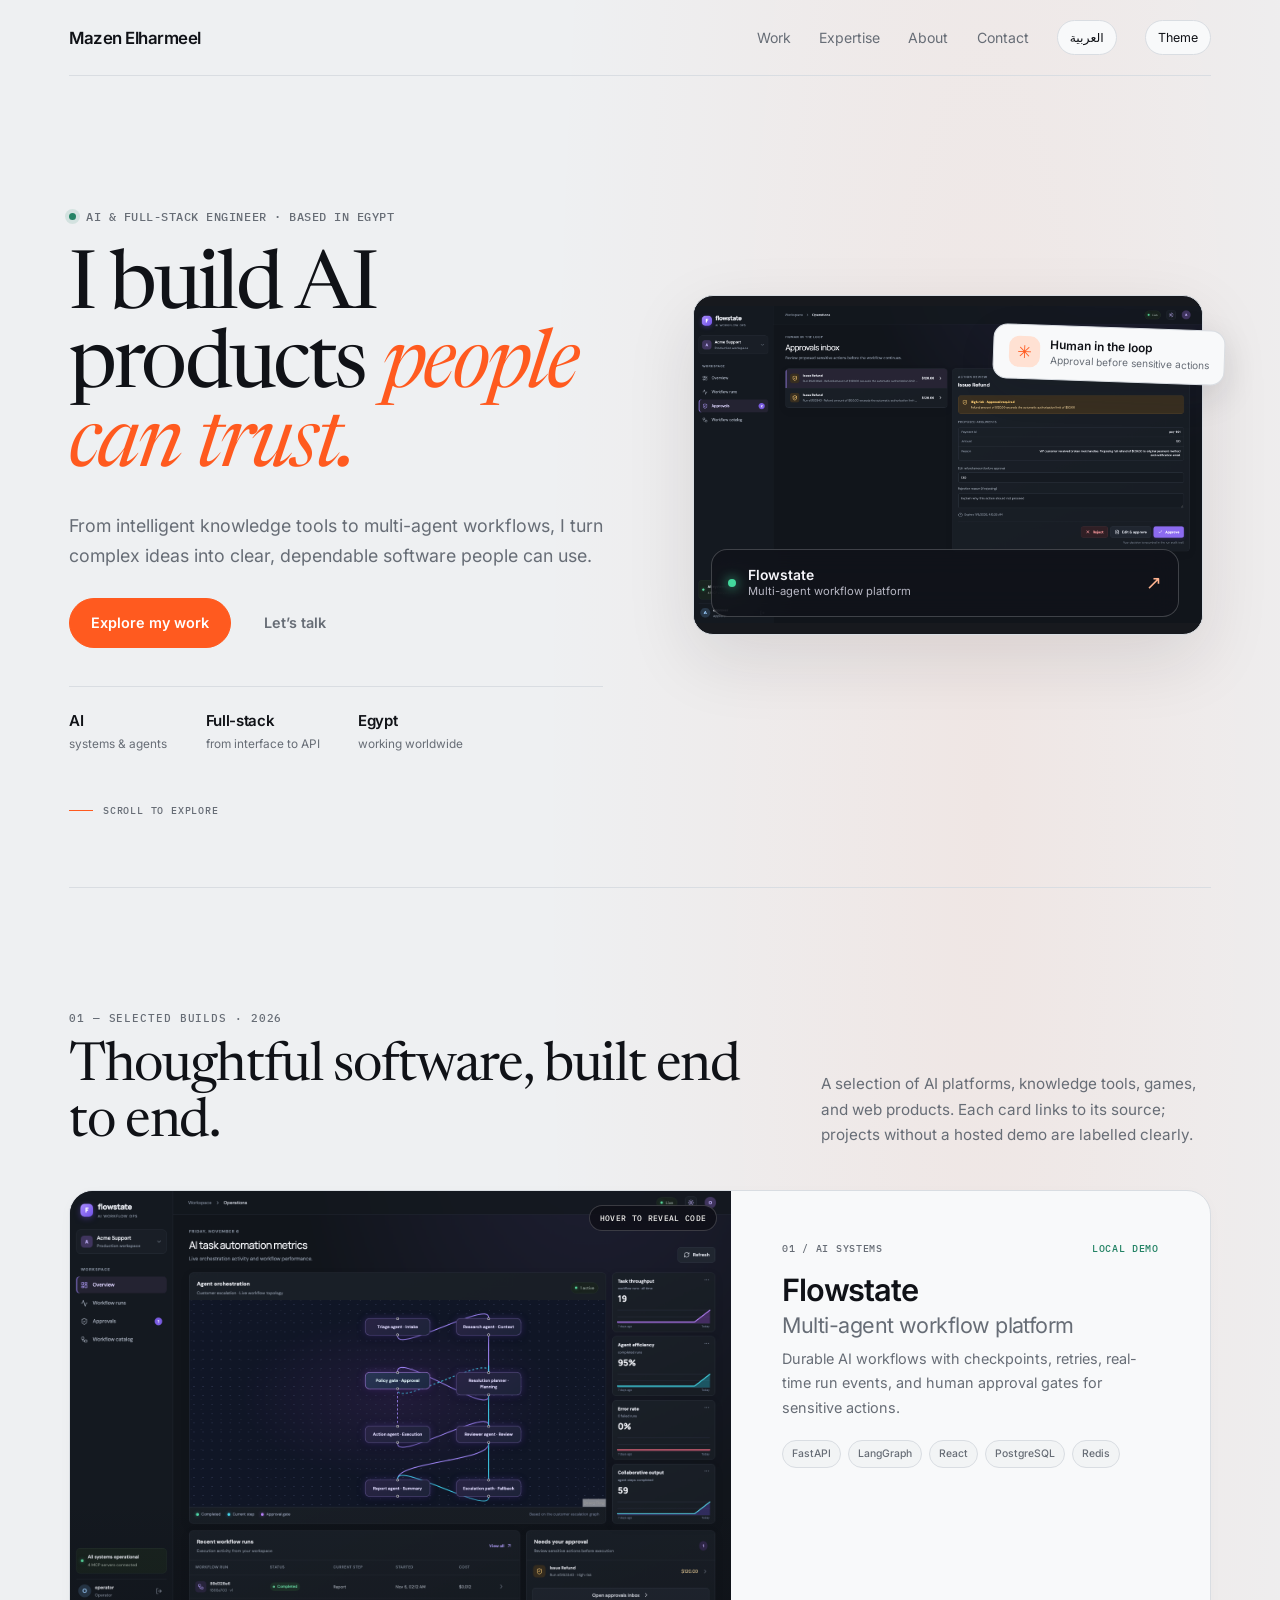
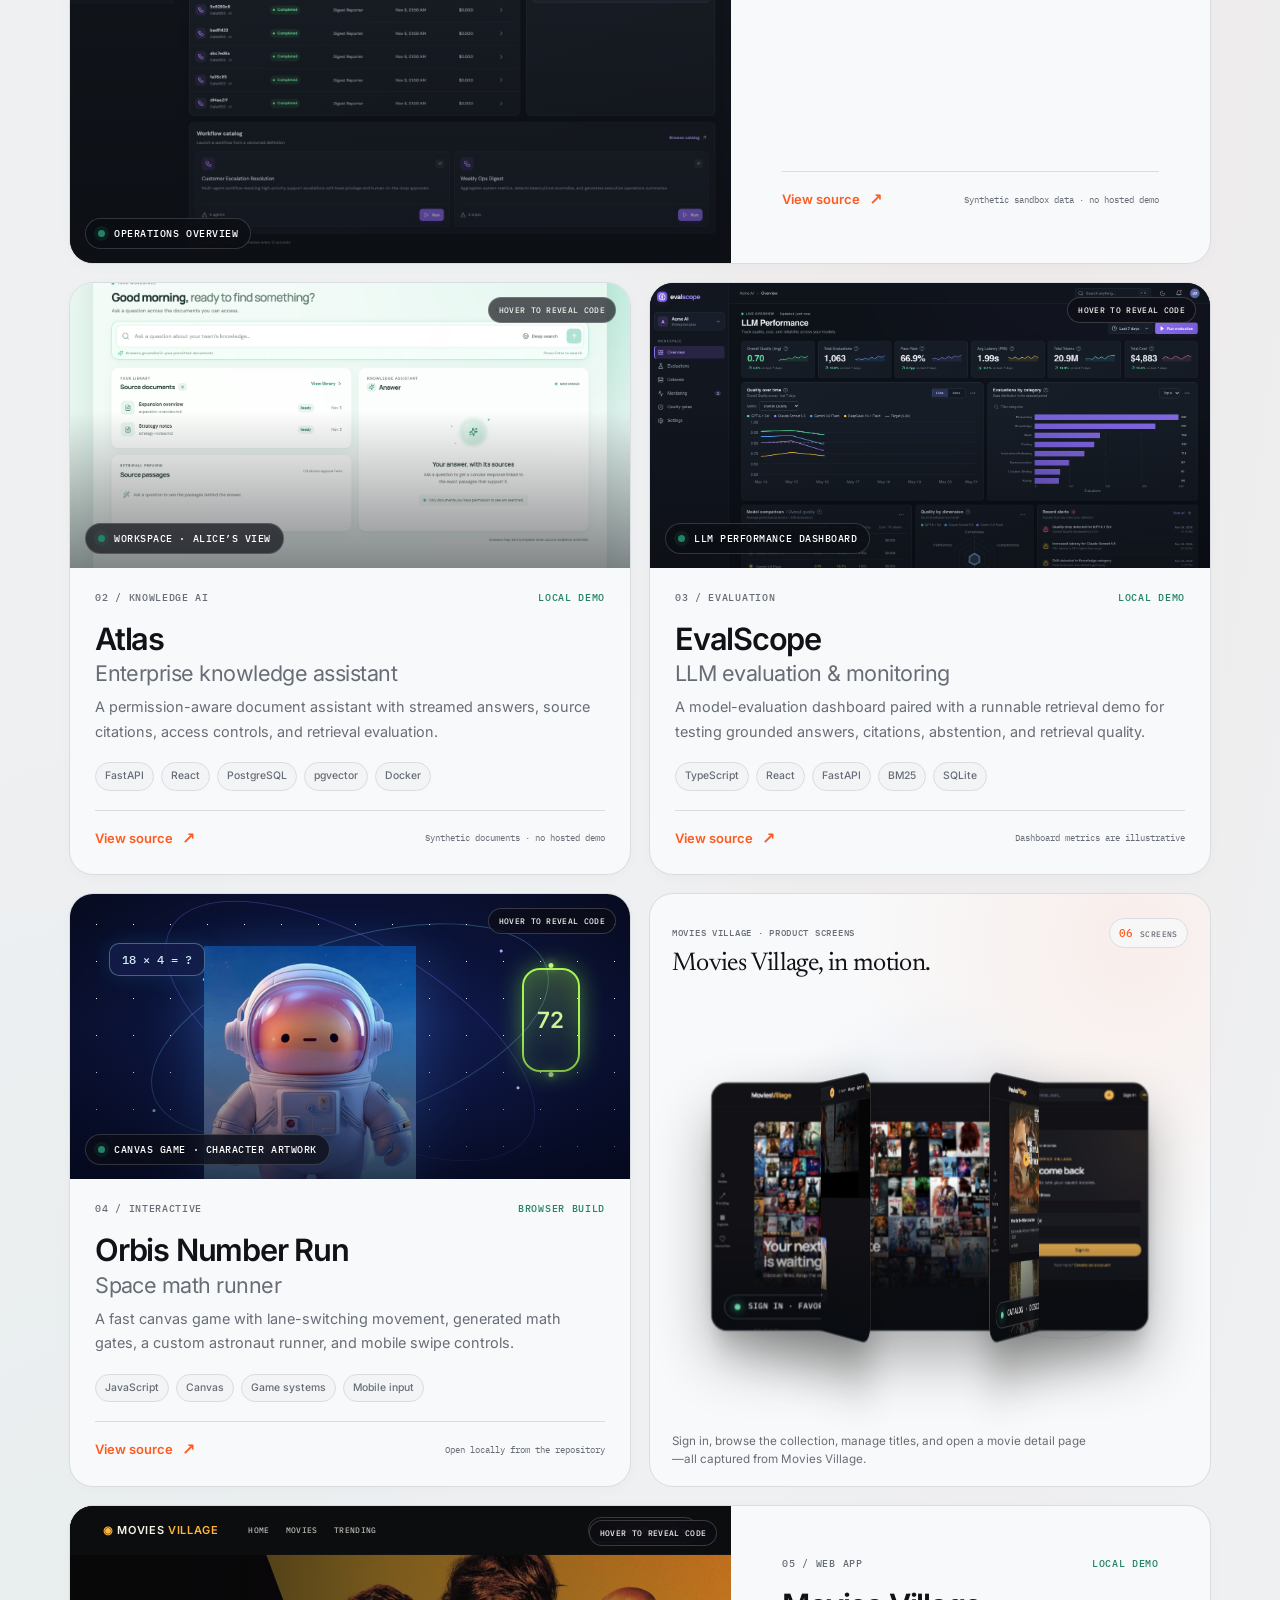
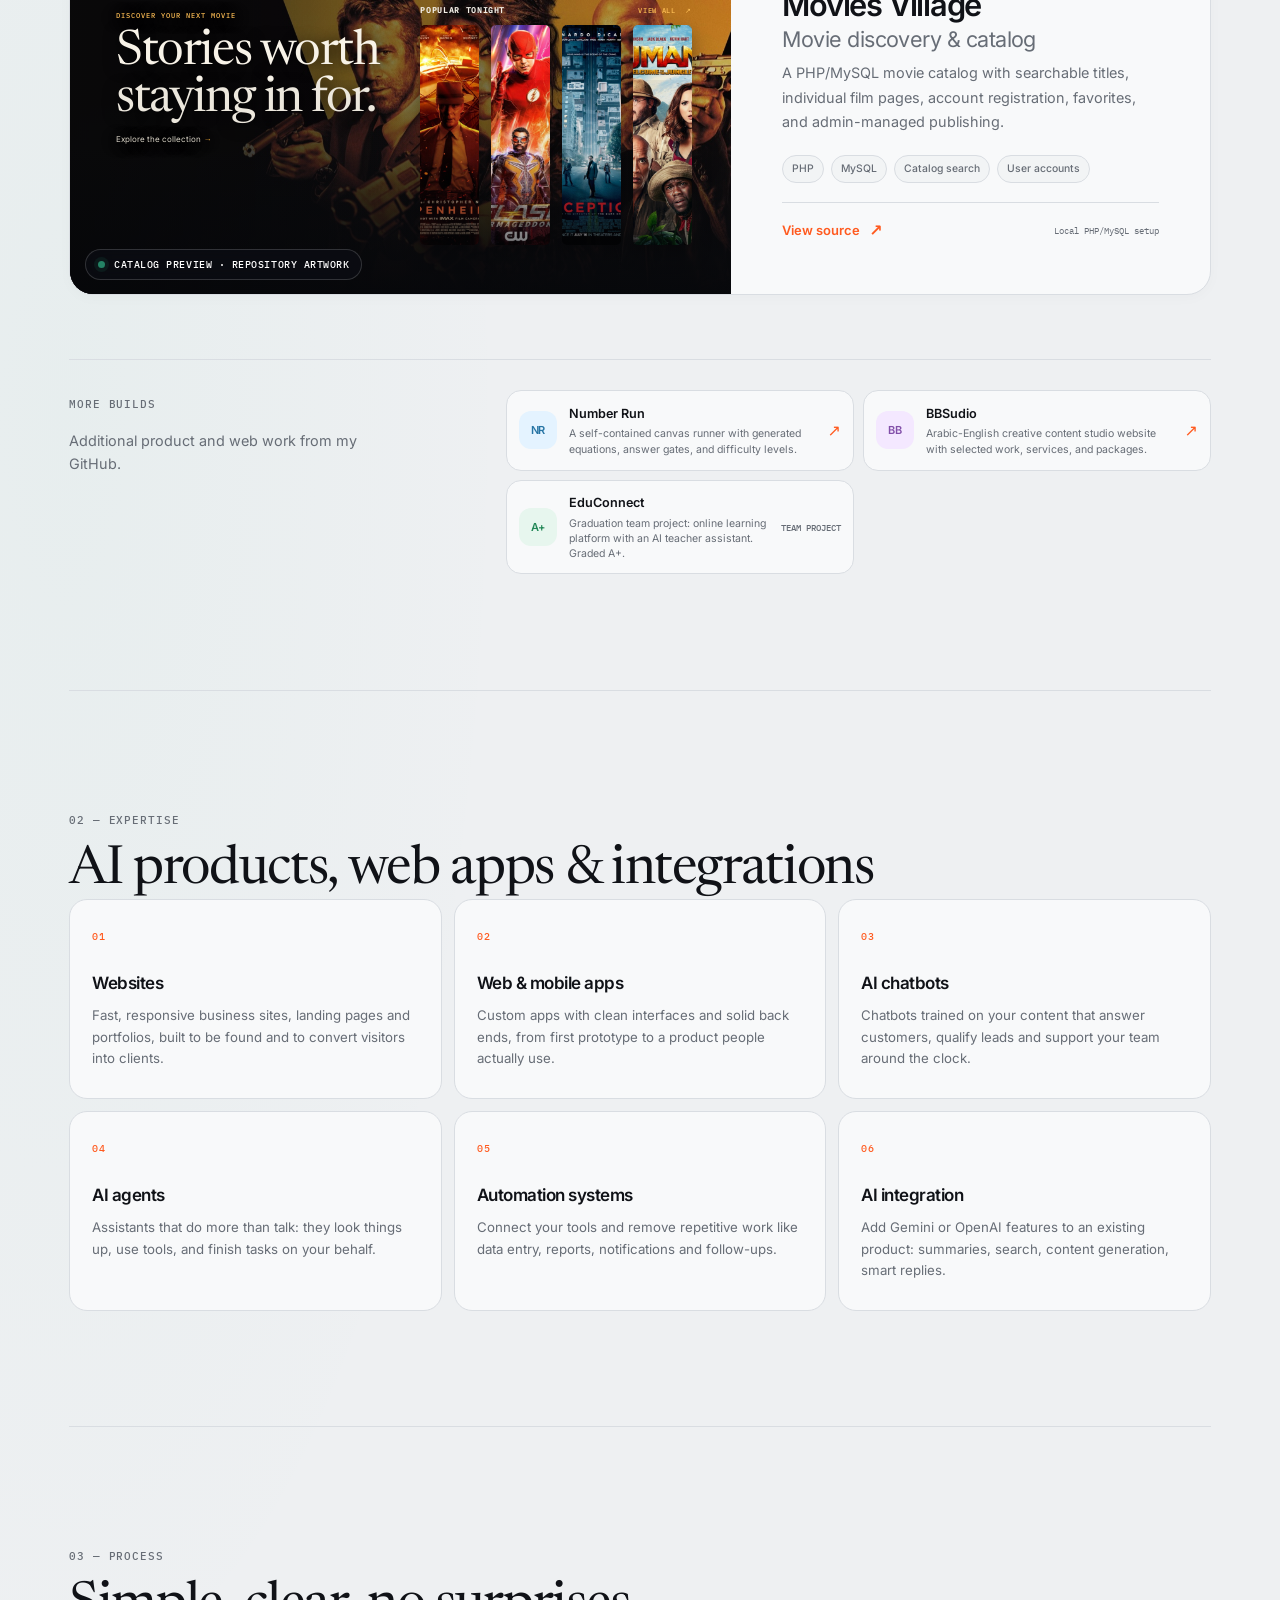
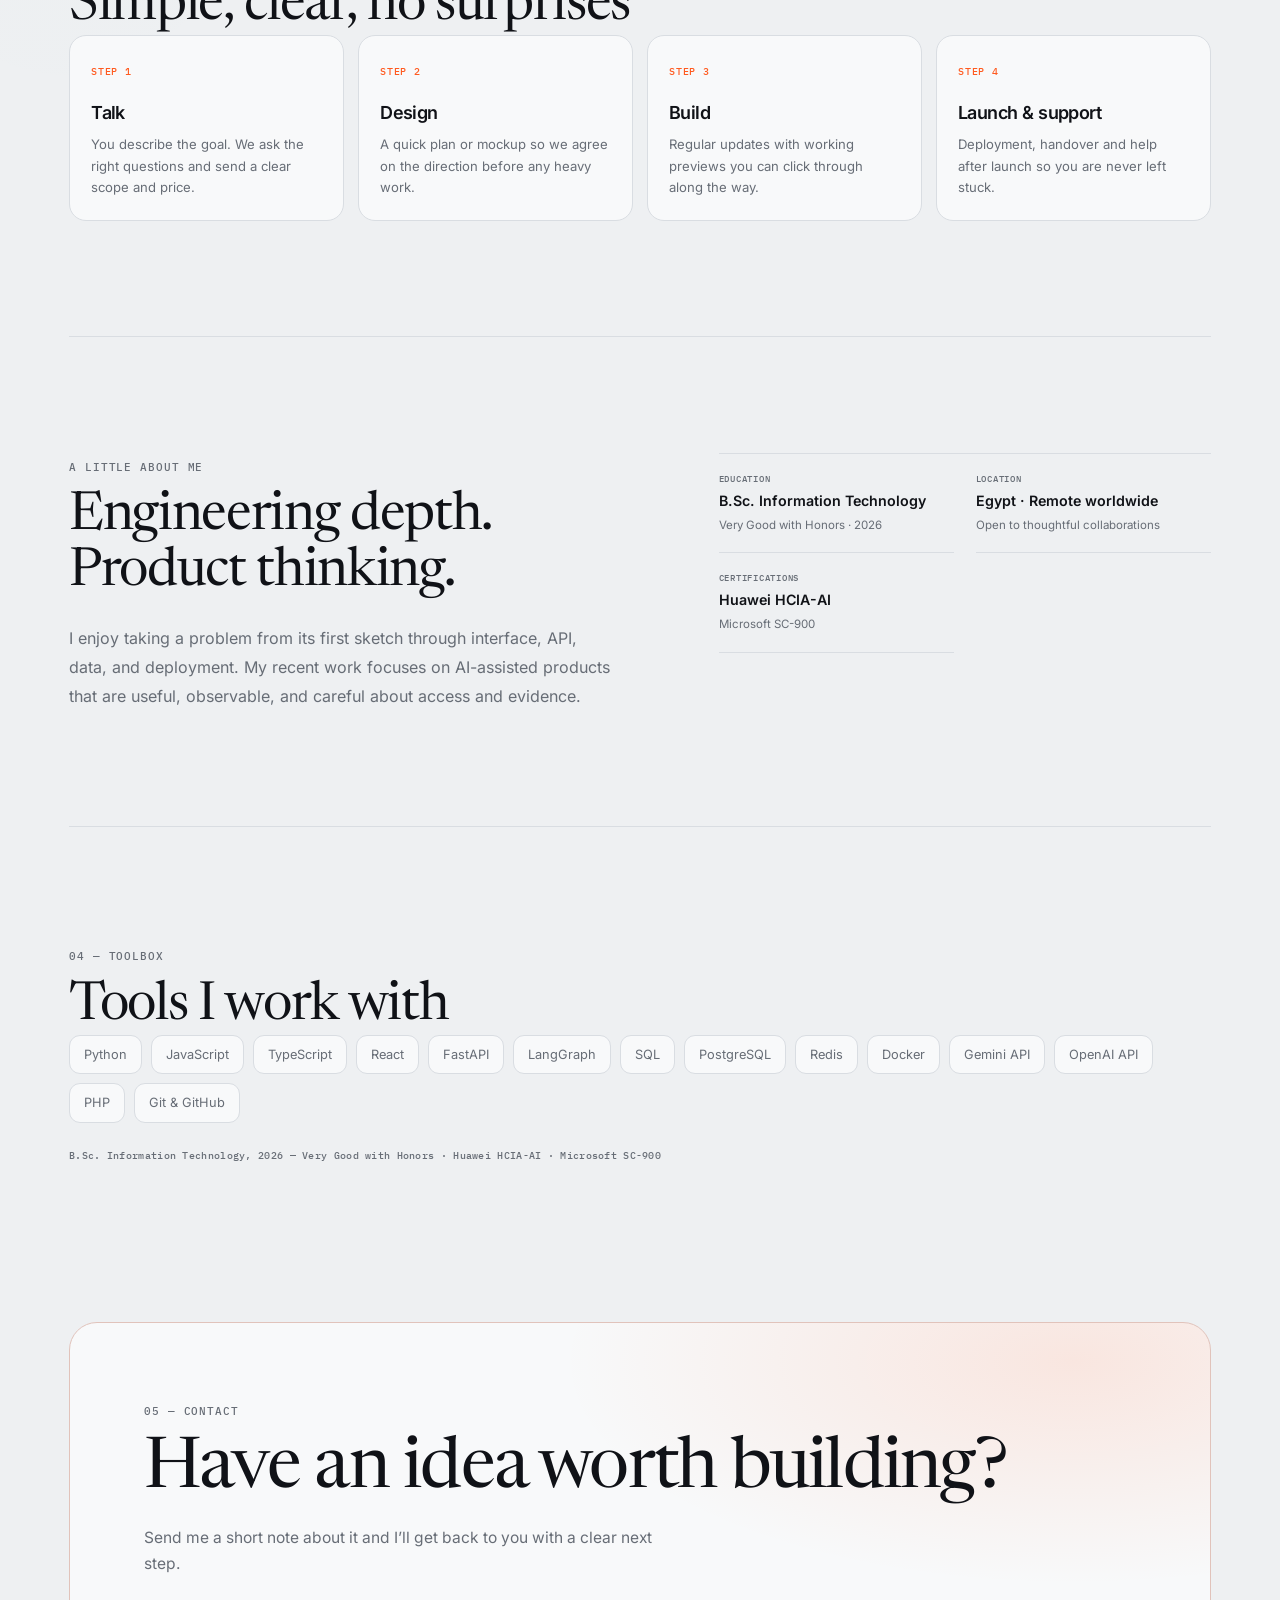
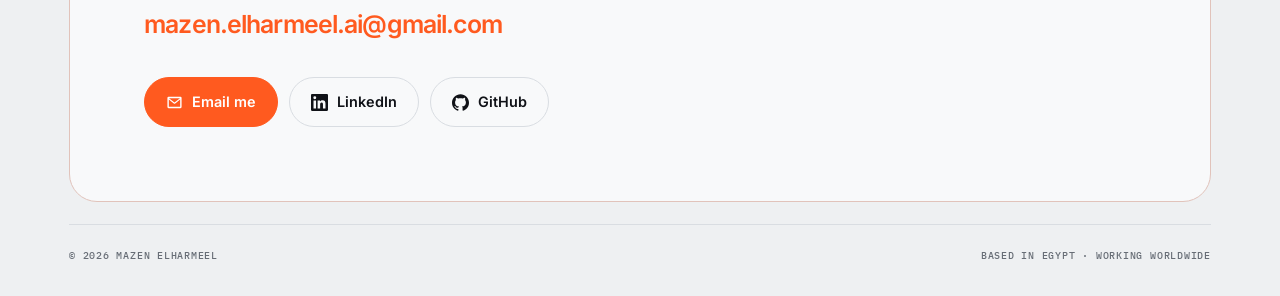
<file: index.html>
<!doctype html>
<html lang="en">
  <head>
    <meta charset="utf-8" />
    <meta name="viewport" content="width=device-width, initial-scale=1, viewport-fit=cover" />
    <title>Mazen Elharmeel — AI &amp; Full-Stack Engineer</title>
    <meta
      name="description"
      content="Mazen Elharmeel builds dependable AI products, multi-agent workflows, knowledge assistants, and thoughtful web applications."
    />

    <!-- Cairo is used for Arabic; English typography is self-hosted with the Distill demo fonts. -->
    <link
      rel="stylesheet"
      href="https://fonts.googleapis.com/css2?family=Cairo:wght@400;600;800&display=swap"
    />

    <link rel="stylesheet" href="css/style.css" />
  </head>

  <!--
  TRANSLATIONS: any element with data-i18n="some.key" is translated to Arabic
  using the matching key in js/translations.js. The English text stays here.
-->

  <body>
    <div class="wrap">
      <!-- ===================== NAVIGATION ===================== -->
      <nav class="nav">
        <b class="nav__brand" data-i18n="nav.brand">Mazen Elharmeel</b>
        <div class="nav__links">
          <a class="nav__link--hide-mobile" href="#work" data-i18n="nav.work">Work</a>
          <a class="nav__link--hide-mobile" href="#services" data-i18n="nav.services">Expertise</a>
          <a class="nav__link--hide-mobile" href="#about" data-i18n="nav.about">About</a>
          <a href="#contact" data-i18n="nav.contact">Contact</a>
          <button class="pill-button" id="language-toggle" aria-label="Language">العربية</button>
          <button
            class="pill-button"
            id="theme-toggle"
            aria-label="Toggle theme"
            data-i18n="nav.theme"
          >
            Theme
          </button>
        </div>
      </nav>

      <!-- ===================== HERO ===================== -->
      <header class="hero">
        <div class="hero__grid">
          <div class="hero__copy reveal">
            <span class="hero__eyebrow"
              ><i></i
              ><span data-i18n="hero.label"
                >AI &amp; full-stack engineer · based in Egypt</span
              ></span
            >
            <h1 class="hero__title" data-i18n="hero.title">
              I build AI products <em>people can trust.</em>
            </h1>
            <p class="lead" data-i18n="hero.lead">
              From intelligent knowledge tools to multi-agent workflows, I turn complex ideas into
              clear, dependable software people can use.
            </p>
            <div class="btn-row">
              <a class="btn btn--primary" href="#work" data-i18n="hero.start">Explore my work</a>
              <a class="btn btn--quiet" href="#contact" data-i18n="hero.services">Let’s talk</a>
            </div>
            <div class="hero__facts" aria-label="Profile highlights">
              <div><strong>AI</strong><span data-i18n="hero.fact1">systems &amp; agents</span></div>
              <div>
                <strong>Full-stack</strong><span data-i18n="hero.fact2">from interface to API</span>
              </div>
              <div><strong>Egypt</strong><span data-i18n="hero.fact3">working worldwide</span></div>
            </div>
          </div>
          <div
            class="hero__visual reveal"
            aria-label="Flowstate workflow operations dashboard project preview"
          >
            <img
              src="assets/projects/flowstate-approval.png"
              alt="Flowstate approval review screen for a sensitive AI workflow action"
            />
            <div class="hero__visual-caption">
              <span class="hero__live-dot"></span
              ><span
                ><b>Flowstate</b
                ><small data-i18n="hero.visual">Multi-agent workflow platform</small></span
              ><span class="hero__visual-arrow" aria-hidden="true">↗</span>
            </div>
            <div class="hero__floating">
              <span class="hero__floating-icon">✳</span
              ><span
                ><b data-i18n="hero.floatingTitle">Human in the loop</b
                ><small data-i18n="hero.floating">Approval before sensitive actions</small></span
              >
            </div>
          </div>
        </div>
        <a class="hero__scroll mono" href="#work"
          ><span></span><span data-i18n="hero.scroll">Scroll to explore</span></a
        >
      </header>

      <!-- ===================== SELECTED WORK ===================== -->
      <section class="section work-section" id="work">
        <div class="section-heading reveal">
          <div>
            <span class="mono" data-i18n="work.label">01 — SELECTED BUILDS · 2026</span>
            <h2 class="section__title" data-i18n="work.title">
              Thoughtful software, built end to end.
            </h2>
          </div>
          <p data-i18n="work.intro">
            A selection of AI platforms, knowledge tools, games, and web products. Each card links
            to its source; projects without a hosted demo are labelled clearly.
          </p>
        </div>

        <div class="projects-grid">
          <article class="project-card project-card--feature reveal">
            <a
              class="project-media"
              href="https://github.com/MazenElharmeel-spec/flowstate-multi-agent-workflow-platform"
              target="_blank"
              rel="noopener"
              aria-label="View Flowstate on GitHub"
            >
              <img
                src="assets/projects/flowstate-overview.png"
                alt="Flowstate AI operations console with a multi-agent workflow graph and monitoring panels"
                loading="lazy"
              />
              <div class="project-code" aria-hidden="true">
                <div class="project-code__head">
                  <span>backend/app/agents/action.py</span><span>PY</span>
                </div>
                <div class="project-code__lines">
                  <span><i>class</i> ActionExecutionOutput(BaseModel):</span>
                  <span> executed_tools: list[str] = Field(</span>
                  <span> default_factory=list</span>
                  <span> )</span>
                  <span> summary: str = Field(...)</span>
                  <span>&nbsp;</span>
                  <span>ACTION_ALLOWLIST: list[str] = [</span>
                  <span> <em>"issue_refund"</em>, <em>"send_email"</em>,</span>
                  <span> <em>"update_ticket_status"</em>,</span>
                  <span>]</span>
                </div>
                <span class="project-code__foot">SOURCE PREVIEW · PYTHON</span>
              </div>
              <span class="project-scan" aria-hidden="true"></span>
              <span class="project-media__label"
                ><i></i><span data-i18n="project.flow.media">Operations overview</span></span
              >
            </a>
            <div class="project-copy">
              <div class="project-kicker">
                <span>01 / AI SYSTEMS</span><span data-i18n="project.local">LOCAL DEMO</span>
              </div>
              <h3>
                Flowstate <span data-i18n="project.flow.type">Multi-agent workflow platform</span>
              </h3>
              <p data-i18n="project.flow.text">
                Durable AI workflows with checkpoints, retries, real-time run events, and human
                approval gates for sensitive actions.
              </p>
              <div class="project-tags">
                <span>FastAPI</span><span>LangGraph</span><span>React</span><span>PostgreSQL</span
                ><span>Redis</span>
              </div>
              <div class="project-actions">
                <a
                  class="project-link"
                  href="https://github.com/MazenElharmeel-spec/flowstate-multi-agent-workflow-platform"
                  target="_blank"
                  rel="noopener"
                  ><span data-i18n="project.source">View source</span
                  ><span aria-hidden="true">↗</span></a
                ><span class="project-note" data-i18n="project.flow.note"
                  >Synthetic sandbox data · no hosted demo</span
                >
              </div>
            </div>
          </article>

          <article class="project-card reveal">
            <a
              class="project-media project-media--mint"
              href="https://github.com/MazenElharmeel-spec/enterprise-rag-knowledge-assistant"
              target="_blank"
              rel="noopener"
              aria-label="View Atlas Knowledge Assistant on GitHub"
            >
              <img
                src="assets/projects/atlas-dashboard.png"
                alt="Atlas access-aware knowledge assistant workspace with document library, question search, and answer panel"
                loading="lazy"
              />
              <div class="project-code" aria-hidden="true">
                <div class="project-code__head">
                  <span>backend/app/retrieval/hybrid.py</span><span>PY</span>
                </div>
                <div class="project-code__lines">
                  <span>memberships = await session.execute(</span>
                  <span> text(</span>
                  <span> <em>"SELECT group_id FROM memberships WHERE user_id = :user_id"</em></span>
                  <span> ), {<em>"user_id"</em>: user.id}</span>
                  <span>)</span>
                  <span>principals = [</span>
                  <span> f<em>"user:{user.id}"</em>,</span>
                  <span> f<em>"org:{user.organization_id}"</em>,</span>
                  <span>]</span>
                </div>
                <span class="project-code__foot">SOURCE PREVIEW · PYTHON</span>
              </div>
              <span class="project-scan" aria-hidden="true"></span>
              <span class="project-media__label"
                ><i></i><span data-i18n="project.atlas.media">Workspace · Alice’s view</span></span
              >
            </a>
            <div class="project-copy">
              <div class="project-kicker">
                <span>02 / KNOWLEDGE AI</span><span data-i18n="project.local">LOCAL DEMO</span>
              </div>
              <h3>
                Atlas <span data-i18n="project.atlas.type">Enterprise knowledge assistant</span>
              </h3>
              <p data-i18n="project.atlas.text">
                A permission-aware document assistant with streamed answers, source citations,
                access controls, and retrieval evaluation.
              </p>
              <div class="project-tags">
                <span>FastAPI</span><span>React</span><span>PostgreSQL</span><span>pgvector</span
                ><span>Docker</span>
              </div>
              <div class="project-actions">
                <a
                  class="project-link"
                  href="https://github.com/MazenElharmeel-spec/enterprise-rag-knowledge-assistant"
                  target="_blank"
                  rel="noopener"
                  ><span data-i18n="project.source">View source</span
                  ><span aria-hidden="true">↗</span></a
                ><span class="project-note" data-i18n="project.atlas.note"
                  >Synthetic documents · no hosted demo</span
                >
              </div>
            </div>
          </article>

          <article class="project-card reveal">
            <a
              class="project-media project-media--dark"
              href="https://github.com/MazenElharmeel-spec/evalscope-llm-evaluation-monitoring"
              target="_blank"
              rel="noopener"
              aria-label="View EvalScope on GitHub"
            >
              <img
                src="assets/projects/evalscope-overview.png"
                alt="EvalScope LLM dashboard showing evaluation metrics, model comparisons, quality charts, and recent alerts"
                loading="lazy"
              />
              <div class="project-code" aria-hidden="true">
                <div class="project-code__head">
                  <span>backend/app/retrieval.py</span><span>PY</span>
                </div>
                <div class="project-code__lines">
                  <span><i>TOKEN_RE</i> = re.compile(</span>
                  <span> r<em>"[a-z0-9]+(?:['’-][a-z0-9]+)?"</em>,</span>
                  <span> re.IGNORECASE</span>
                  <span>)</span>
                  <span>&nbsp;</span>
                  <span><i>def</i> tokenize(text: str) -&gt; list[str]:</span>
                  <span> <i>return</i> [</span>
                  <span> token.casefold()</span>
                  <span> <i>for</i> token <i>in</i> TOKEN_RE.findall(text)</span>
                  <span> <i>if</i> token.casefold() not in STOPWORDS</span>
                  <span> ]</span>
                </div>
                <span class="project-code__foot">SOURCE PREVIEW · PYTHON</span>
              </div>
              <span class="project-scan" aria-hidden="true"></span>
              <span class="project-media__label"
                ><i></i><span data-i18n="project.eval.media">LLM performance dashboard</span></span
              >
            </a>
            <div class="project-copy">
              <div class="project-kicker">
                <span>03 / EVALUATION</span><span data-i18n="project.local">LOCAL DEMO</span>
              </div>
              <h3>
                EvalScope <span data-i18n="project.eval.type">LLM evaluation &amp; monitoring</span>
              </h3>
              <p data-i18n="project.eval.text">
                A model-evaluation dashboard paired with a runnable retrieval demo for testing
                grounded answers, citations, abstention, and retrieval quality.
              </p>
              <div class="project-tags">
                <span>TypeScript</span><span>React</span><span>FastAPI</span><span>BM25</span
                ><span>SQLite</span>
              </div>
              <div class="project-actions">
                <a
                  class="project-link"
                  href="https://github.com/MazenElharmeel-spec/evalscope-llm-evaluation-monitoring"
                  target="_blank"
                  rel="noopener"
                  ><span data-i18n="project.source">View source</span
                  ><span aria-hidden="true">↗</span></a
                ><span class="project-note" data-i18n="project.eval.note"
                  >Dashboard metrics are illustrative</span
                >
              </div>
            </div>
          </article>

          <article class="project-card project-card--orbis reveal">
            <a
              class="project-media project-media--space"
              href="https://github.com/MazenElharmeel-spec/orbis-number-run"
              target="_blank"
              rel="noopener"
              aria-label="View Orbis Number Run on GitHub"
            >
              <div class="orbis-scene">
                <div class="orbis-orbit orbit-one"></div>
                <div class="orbis-orbit orbit-two"></div>
                <div class="orbis-stars"></div>
                <img
                  src="assets/projects/orbis-number-run.png"
                  alt="Orbis astronaut character artwork"
                  loading="lazy"
                /><span class="orbis-equation">18 × 4 = ?</span
                ><span class="orbis-gate"><b>72</b></span>
              </div>
              <div class="project-code" aria-hidden="true">
                <div class="project-code__head"><span>src/equations.js</span><span>JS</span></div>
                <div class="project-code__lines">
                  <span><i>function</i> createEquation(random, stage) {</span>
                  <span> <i>const</i> operations =</span>
                  <span> getAvailableOperations(stage);</span>
                  <span> <i>const</i> operation = operations[</span>
                  <span> randomInteger(random, 0,</span>
                  <span> operations.length - 1)];</span>
                  <span> ...</span>
                  <span> <i>return</i> {</span>
                  <span> problem: <em>`${left} ${symbol} ${right}`</em>,</span>
                  <span> choices,</span>
                  <span> };</span>
                  <span>}</span>
                </div>
                <span class="project-code__foot">SOURCE PREVIEW · JAVASCRIPT</span>
              </div>
              <span class="project-scan" aria-hidden="true"></span>
              <span class="project-media__label"
                ><i></i
                ><span data-i18n="project.orbis.media">Canvas game · character artwork</span></span
              >
            </a>
            <div class="project-copy">
              <div class="project-kicker">
                <span>04 / INTERACTIVE</span><span data-i18n="project.browser">BROWSER BUILD</span>
              </div>
              <h3>
                Orbis Number Run <span data-i18n="project.orbis.type">Space math runner</span>
              </h3>
              <p data-i18n="project.orbis.text">
                A fast canvas game with lane-switching movement, generated math gates, a custom
                astronaut runner, and mobile swipe controls.
              </p>
              <div class="project-tags">
                <span>JavaScript</span><span>Canvas</span><span>Game systems</span
                ><span>Mobile input</span>
              </div>
              <div class="project-actions">
                <a
                  class="project-link"
                  href="https://github.com/MazenElharmeel-spec/orbis-number-run"
                  target="_blank"
                  rel="noopener"
                  ><span data-i18n="project.source">View source</span
                  ><span aria-hidden="true">↗</span></a
                ><span class="project-note" data-i18n="project.orbis.note"
                  >Open locally from the repository</span
                >
              </div>
            </div>
          </article>

          <aside class="project-orbit reveal" aria-label="Additional project screenshots">
            <div class="project-orbit__heading">
              <div>
                <span class="mono" data-i18n="orbit.label">MOVIES VILLAGE · PRODUCT SCREENS</span>
                <h3 class="project-orbit__title" data-i18n="orbit.title">
                  Movies Village, in motion.
                </h3>
              </div>
              <span class="project-orbit__count">06 <i>SCREENS</i></span>
            </div>
            <div
              class="project-orbit__scene"
              role="group"
              aria-label="Cropped Movies Village product screenshots rotate in a 3D gallery"
            >
              <div class="project-orbit__track">
                <figure class="project-orbit__screen">
                  <img
                    src="assets/projects/movies-village-signin.jpg"
                    alt="Movies Village sign-in screen with a movie collage and account form"
                    loading="lazy"
                  />
                  <figcaption>
                    <i></i><span data-i18n="orbit.signin">SIGN IN · FAVORITES</span>
                  </figcaption>
                </figure>
                <figure class="project-orbit__screen">
                  <img
                    src="assets/projects/movies-village-catalog.jpg"
                    alt="Movies Village home catalog with rows of movie cards"
                    loading="lazy"
                  />
                  <figcaption>
                    <i></i><span data-i18n="orbit.catalog">CATALOG · DISCOVER</span>
                  </figcaption>
                </figure>
                <figure class="project-orbit__screen">
                  <img
                    src="assets/projects/movies-village-admin.jpg"
                    alt="Movies Village admin movie manager with published title controls"
                    loading="lazy"
                  />
                  <figcaption>
                    <i></i><span data-i18n="orbit.admin">ADMIN · PUBLISHING</span>
                  </figcaption>
                </figure>
                <figure class="project-orbit__screen">
                  <img
                    src="assets/projects/movies-village-add-movie.jpg"
                    alt="Movies Village admin form for adding a movie and choosing its poster"
                    loading="lazy"
                  />
                  <figcaption>
                    <i></i><span data-i18n="orbit.add">ADMIN · ADD A MOVIE</span>
                  </figcaption>
                </figure>
                <figure class="project-orbit__screen">
                  <img
                    src="assets/projects/movies-village-collection.jpg"
                    alt="Movies Village second catalog page showing movie posters and ratings"
                    loading="lazy"
                  />
                  <figcaption>
                    <i></i><span data-i18n="orbit.collection">CATALOG · PAGE 2</span>
                  </figcaption>
                </figure>
                <figure class="project-orbit__screen">
                  <img
                    src="assets/projects/movies-village-detail.jpg"
                    alt="Movies Village movie detail page with trailer and cast profiles"
                    loading="lazy"
                  />
                  <figcaption>
                    <i></i><span data-i18n="orbit.detail">MOVIE DETAIL · CAST</span>
                  </figcaption>
                </figure>
              </div>
            </div>
            <p class="project-orbit__note" data-i18n="orbit.note">
              Sign in, browse the collection, manage titles, and open a movie detail page—all
              captured from Movies Village.
            </p>
          </aside>

          <article class="project-card project-card--feature project-card--movie reveal">
            <a
              class="project-media project-media--movie"
              href="https://github.com/MazenElharmeel-spec/movie-village"
              target="_blank"
              rel="noopener"
              aria-label="View Movies Village on GitHub"
            >
              <div class="mv-preview" aria-hidden="true">
                <div class="mv-preview__nav">
                  <b><span>◉</span> MOVIES <i>VILLAGE</i></b
                  ><span class="mv-preview__links"
                    >HOME&nbsp;&nbsp; MOVIES&nbsp;&nbsp; TRENDING</span
                  ><span class="mv-preview__search">⌕&nbsp; Search movies</span>
                </div>
                <div
                  class="mv-preview__backdrop"
                  role="img"
                  aria-label="Movie Village banner artwork featuring an action film cast"
                ></div>
                <div class="mv-preview__hero">
                  <span class="mv-preview__eyebrow">DISCOVER YOUR NEXT MOVIE</span
                  ><b>Stories worth<br />staying in for.</b
                  ><span>Explore the collection <i>→</i></span>
                </div>
                <div class="mv-preview__shelf">
                  <div class="mv-preview__shelf-head">
                    <b>POPULAR TONIGHT</b><span>VIEW ALL&nbsp; ↗</span>
                  </div>
                  <div class="mv-preview__posters">
                    <img
                      src="assets/projects/movies-village-oppenheimer.jpg"
                      alt="Oppenheimer poster"
                      loading="lazy"
                    /><img
                      src="assets/projects/movies-village-flash.jpg"
                      alt="The Flash poster"
                      loading="lazy"
                    /><img
                      src="assets/projects/movies-village-inception.jpg"
                      alt="Inception poster"
                      loading="lazy"
                    /><img
                      src="assets/projects/movies-village-jumanji.jpg"
                      alt="Jumanji poster"
                      loading="lazy"
                    />
                  </div>
                </div>
              </div>
              <div class="project-code" aria-hidden="true">
                <div class="project-code__head">
                  <span>includes/movie-card.php</span><span>PHP</span>
                </div>
                <div class="project-code__lines">
                  <span>&lt;article class=<em>"movie-card"</em>&gt;</span>
                  <span> &lt;a href=&lt;?= h($movieUrl) ?&gt;&gt;</span>
                  <span> &lt;img class=<em>"movie-poster"</em></span>
                  <span> src=&lt;?= h(asset_url($poster)) ?&gt;&gt;</span>
                  <span> &lt;h3&gt;</span>
                  <span> &lt;?= h($movie[<em>'title'</em>]) ?&gt;</span>
                  <span> &lt;/h3&gt;</span>
                  <span> &lt;/a&gt;</span>
                  <span> &lt;p&gt;&lt;?= h($movie[<em>'genre'</em>]) ?&gt;&lt;/p&gt;</span>
                  <span>&lt;/article&gt;</span>
                </div>
                <span class="project-code__foot">SOURCE PREVIEW · PHP</span>
              </div>
              <span class="project-scan" aria-hidden="true"></span>
              <span class="project-media__label"
                ><i></i
                ><span data-i18n="project.movie.media"
                  >Catalog preview · repository artwork</span
                ></span
              >
            </a>
            <div class="project-copy">
              <div class="project-kicker">
                <span>05 / WEB APP</span><span data-i18n="project.local">LOCAL DEMO</span>
              </div>
              <h3>
                Movies Village
                <span data-i18n="project.movie.type">Movie discovery &amp; catalog</span>
              </h3>
              <p data-i18n="project.movie.detail">
                A PHP/MySQL movie catalog with searchable titles, individual film pages, account
                registration, favorites, and admin-managed publishing.
              </p>
              <div class="project-tags">
                <span>PHP</span><span>MySQL</span><span>Catalog search</span
                ><span>User accounts</span>
              </div>
              <div class="project-actions">
                <a
                  class="project-link"
                  href="https://github.com/MazenElharmeel-spec/movie-village"
                  target="_blank"
                  rel="noopener"
                  ><span data-i18n="project.source">View source</span
                  ><span aria-hidden="true">↗</span></a
                ><span class="project-note" data-i18n="project.movie.note"
                  >Local PHP/MySQL setup</span
                >
              </div>
            </div>
          </article>
        </div>

        <div class="more-work reveal">
          <div class="more-work__heading">
            <span class="mono" data-i18n="work.moreLabel">MORE BUILDS</span>
            <p data-i18n="work.moreText">Additional product and web work from my GitHub.</p>
          </div>
          <div class="more-work__list">
            <a
              href="https://github.com/MazenElharmeel-spec/number-run"
              target="_blank"
              rel="noopener"
              class="more-project"
              ><span class="more-project__icon more-project__icon--run">NR</span
              ><span
                ><b>Number Run</b
                ><small data-i18n="project.run.text"
                  >A self-contained canvas runner with generated equations, answer gates, and
                  difficulty levels.</small
                ></span
              ><i>↗</i></a
            >
            <a
              href="https://github.com/MazenElharmeel-spec/BBSudio"
              target="_blank"
              rel="noopener"
              class="more-project"
              ><span class="more-project__icon more-project__icon--studio">BB</span
              ><span
                ><b>BBSudio</b
                ><small data-i18n="project.bb.text"
                  >Arabic-English creative content studio website with selected work, services, and
                  packages.</small
                ></span
              ><i>↗</i></a
            >
            <div class="more-project more-project--edu">
              <span class="more-project__icon more-project__icon--edu">A+</span
              ><span
                ><b>EduConnect</b
                ><small data-i18n="project.edu.text"
                  >Graduation team project: online learning platform with an AI teacher assistant.
                  Graded A+.</small
                ></span
              ><span class="more-project__badge" data-i18n="project.team">TEAM PROJECT</span>
            </div>
          </div>
        </div>
      </section>

      <!-- ===================== SERVICES ===================== -->
      <section class="section" id="services">
        <span class="mono reveal" data-i18n="services.label">02 — Expertise</span>
        <h2 class="section__title reveal" data-i18n="services.title">
          AI products, web apps &amp; integrations
        </h2>

        <div class="services">
          <div class="service reveal">
            <span class="mono">01</span>
            <h3 class="service__title" data-i18n="service.web.title">Websites</h3>
            <p class="service__text" data-i18n="service.web.text">
              Fast, responsive business sites, landing pages and portfolios, built to be found and
              to convert visitors into clients.
            </p>
          </div>

          <div class="service reveal">
            <span class="mono">02</span>
            <h3 class="service__title" data-i18n="service.apps.title">Web &amp; mobile apps</h3>
            <p class="service__text" data-i18n="service.apps.text">
              Custom apps with clean interfaces and solid back ends, from first prototype to a
              product people actually use.
            </p>
          </div>

          <div class="service reveal">
            <span class="mono">03</span>
            <h3 class="service__title" data-i18n="service.chatbots.title">AI chatbots</h3>
            <p class="service__text" data-i18n="service.chatbots.text">
              Chatbots trained on your content that answer customers, qualify leads and support your
              team around the clock.
            </p>
          </div>

          <div class="service reveal">
            <span class="mono">04</span>
            <h3 class="service__title" data-i18n="service.agents.title">AI agents</h3>
            <p class="service__text" data-i18n="service.agents.text">
              Assistants that do more than talk: they look things up, use tools, and finish tasks on
              your behalf.
            </p>
          </div>

          <div class="service reveal">
            <span class="mono">05</span>
            <h3 class="service__title" data-i18n="service.automation.title">Automation systems</h3>
            <p class="service__text" data-i18n="service.automation.text">
              Connect your tools and remove repetitive work like data entry, reports, notifications
              and follow-ups.
            </p>
          </div>

          <div class="service reveal">
            <span class="mono">06</span>
            <h3 class="service__title" data-i18n="service.integration.title">AI integration</h3>
            <p class="service__text" data-i18n="service.integration.text">
              Add Gemini or OpenAI features to an existing product: summaries, search, content
              generation, smart replies.
            </p>
          </div>
        </div>
      </section>

      <!-- ===================== PROCESS ===================== -->
      <section class="section" id="process">
        <span class="mono reveal" data-i18n="process.label">03 — Process</span>
        <h2 class="section__title reveal" data-i18n="process.title">Simple, clear, no surprises</h2>

        <div class="steps">
          <div class="step reveal">
            <span class="mono" data-i18n="step1.label">Step 1</span>
            <h3 class="step__title" data-i18n="step1.title">Talk</h3>
            <p class="step__text" data-i18n="step1.text">
              You describe the goal. We ask the right questions and send a clear scope and price.
            </p>
          </div>

          <div class="step reveal">
            <span class="mono" data-i18n="step2.label">Step 2</span>
            <h3 class="step__title" data-i18n="step2.title">Design</h3>
            <p class="step__text" data-i18n="step2.text">
              A quick plan or mockup so we agree on the direction before any heavy work.
            </p>
          </div>

          <div class="step reveal">
            <span class="mono" data-i18n="step3.label">Step 3</span>
            <h3 class="step__title" data-i18n="step3.title">Build</h3>
            <p class="step__text" data-i18n="step3.text">
              Regular updates with working previews you can click through along the way.
            </p>
          </div>

          <div class="step reveal">
            <span class="mono" data-i18n="step4.label">Step 4</span>
            <h3 class="step__title" data-i18n="step4.title">Launch &amp; support</h3>
            <p class="step__text" data-i18n="step4.text">
              Deployment, handover and help after launch so you are never left stuck.
            </p>
          </div>
        </div>
      </section>

      <!-- ===================== ABOUT ===================== -->
      <section class="section about" id="about">
        <div class="about__copy reveal">
          <span class="mono" data-i18n="about.label">A LITTLE ABOUT ME</span>
          <h2 class="section__title" data-i18n="about.title">
            Engineering depth.<br />Product thinking.
          </h2>
          <p data-i18n="about.text">
            I enjoy taking a problem from its first sketch through interface, API, data, and
            deployment. My recent work focuses on AI-assisted products that are useful, observable,
            and careful about access and evidence.
          </p>
        </div>
        <div class="about__details reveal">
          <div>
            <span class="mono" data-i18n="about.education.label">EDUCATION</span
            ><b data-i18n="about.education.value">B.Sc. Information Technology</b
            ><small data-i18n="about.education.note">Very Good with Honors · 2026</small>
          </div>
          <div>
            <span class="mono" data-i18n="about.location.label">LOCATION</span
            ><b data-i18n="about.location.value">Egypt · Remote worldwide</b
            ><small data-i18n="about.location.note">Open to thoughtful collaborations</small>
          </div>
          <div>
            <span class="mono" data-i18n="about.cert.label">CERTIFICATIONS</span
            ><b>Huawei HCIA-AI</b><small>Microsoft SC-900</small>
          </div>
        </div>
      </section>

      <!-- ===================== TOOLBOX ===================== -->
      <section class="section" id="stack">
        <span class="mono reveal" data-i18n="stack.label">04 — Toolbox</span>
        <h2 class="section__title reveal" data-i18n="stack.title">Tools I work with</h2>

        <div class="toolbox reveal">
          <span>Python</span>
          <span>JavaScript</span>
          <span>TypeScript</span>
          <span>React</span>
          <span>FastAPI</span>
          <span>LangGraph</span>
          <span>SQL</span>
          <span>PostgreSQL</span>
          <span>Redis</span>
          <span>Docker</span>
          <span>Gemini API</span>
          <span>OpenAI API</span>
          <span>PHP</span>
          <span>Git &amp; GitHub</span>
        </div>

        <p class="mono credentials reveal" data-i18n="stack.credentials">
          B.Sc. Information Technology, 2026 — Very Good with Honors · Huawei HCIA-AI · Microsoft
          SC-900
        </p>
      </section>

      <!-- ===================== CONTACT ===================== -->
      <section class="section contact" id="contact">
        <span class="mono reveal" data-i18n="contact.label">05 — Contact</span>
        <h2 class="section__title reveal" data-i18n="contact.title">
          Have an idea worth building?
        </h2>
        <p class="lead reveal" data-i18n="contact.lead">
          Send me a short note about it and I’ll get back to you with a clear next step.
        </p>

        <p class="reveal">
          <a class="contact__email" href="mailto:mazen.elharmeel.ai@gmail.com"
            >mazen.elharmeel.ai@gmail.com</a
          >
        </p>

        <div class="btn-row btn-row--spaced reveal">
          <!-- Email -->
          <a
            class="btn btn--primary"
            href="mailto:mazen.elharmeel.ai@gmail.com?subject=New%20project"
          >
            <svg viewBox="0 0 24 24" aria-hidden="true">
              <path
                d="M2 5.5A1.5 1.5 0 0 1 3.5 4h17A1.5 1.5 0 0 1 22 5.5v13a1.5 1.5 0 0 1-1.5 1.5h-17A1.5 1.5 0 0 1 2 18.5v-13zm2.2.5L12 12l7.8-6H4.2zM20 7.9l-7.4 5.7a1 1 0 0 1-1.2 0L4 7.9V18h16V7.9z"
              />
            </svg>
            <span data-i18n="contact.emailButton">Email me</span>
          </a>

          <!-- LinkedIn -->
          <a
            class="btn"
            href="https://linkedin.com/in/mazen-elharmeel-6a01112b9"
            target="_blank"
            rel="noopener"
          >
            <svg viewBox="0 0 24 24" aria-hidden="true">
              <path
                d="M20.447 20.452h-3.554v-5.569c0-1.328-.027-3.037-1.852-3.037-1.853 0-2.136 1.445-2.136 2.939v5.667H9.351V9h3.414v1.561h.046c.477-.9 1.637-1.85 3.37-1.85 3.601 0 4.267 2.37 4.267 5.455v6.286zM5.337 7.433a2.062 2.062 0 0 1-2.063-2.065 2.064 2.064 0 1 1 2.063 2.065zm1.782 13.019H3.555V9h3.564v11.452zM22.225 0H1.771C.792 0 0 .774 0 1.729v20.542C0 23.227.792 24 1.771 24h20.451C23.2 24 24 23.227 24 22.271V1.729C24 .774 23.2 0 22.222 0h.003z"
              />
            </svg>
            <span>LinkedIn</span>
          </a>

          <!-- GitHub -->
          <a
            class="btn"
            href="https://github.com/MazenElharmeel-spec"
            target="_blank"
            rel="noopener"
          >
            <svg viewBox="0 0 24 24" aria-hidden="true">
              <path
                d="M12 .297c-6.63 0-12 5.373-12 12 0 5.303 3.438 9.8 8.205 11.385.6.113.82-.258.82-.577 0-.285-.01-1.04-.015-2.04-3.338.724-4.042-1.61-4.042-1.61C4.422 18.07 3.633 17.7 3.633 17.7c-1.087-.744.084-.729.084-.729 1.205.084 1.838 1.236 1.838 1.236 1.07 1.835 2.809 1.305 3.495.998.108-.776.417-1.305.76-1.605-2.665-.3-5.466-1.332-5.466-5.93 0-1.31.465-2.38 1.235-3.22-.135-.303-.54-1.523.105-3.176 0 0 1.005-.322 3.3 1.23.96-.267 1.98-.399 3-.405 1.02.006 2.04.138 3 .405 2.28-1.552 3.285-1.23 3.285-1.23.645 1.653.24 2.873.12 3.176.765.84 1.23 1.91 1.23 3.22 0 4.61-2.805 5.625-5.475 5.921.42.36.81 1.096.81 2.22 0 1.606-.015 2.896-.015 3.286 0 .315.21.69.825.57C20.565 22.092 24 17.592 24 12.297c0-6.627-5.373-12-12-12"
              />
            </svg>
            <span>GitHub</span>
          </a>
        </div>
      </section>

      <!-- ===================== FOOTER ===================== -->
      <footer class="footer">
        <span class="mono" data-i18n="footer.copyright">© 2026 Mazen Elharmeel</span>
        <span class="mono" data-i18n="footer.location">Based in Egypt · Working worldwide</span>
      </footer>
    </div>

    <!-- Scripts: translations first, then the main logic -->
    <script src="js/translations.js"></script>
    <script src="js/main.js"></script>
  </body>
</html>
</file>
<file: css/style.css>
/* Mazen Elharmeel — portfolio */
@font-face {
  font-family: Inter;
  src: url('../assets/fonts/inter-latin.woff2') format('woff2');
  font-style: normal;
  font-weight: 300 600;
  font-display: swap;
}
@font-face {
  font-family: Newsreader;
  src: url('../assets/fonts/newsreader-latin.woff2') format('woff2');
  font-style: normal;
  font-weight: 400;
  font-display: swap;
}
@font-face {
  font-family: Newsreader;
  src: url('../assets/fonts/newsreader-italic-latin.woff2') format('woff2');
  font-style: italic;
  font-weight: 400;
  font-display: swap;
}
@font-face {
  font-family: 'IBM Plex Mono';
  src: url('../assets/fonts/ibm-plex-mono-400-latin.woff2') format('woff2');
  font-style: normal;
  font-weight: 400;
  font-display: swap;
}
@font-face {
  font-family: 'IBM Plex Mono';
  src: url('../assets/fonts/ibm-plex-mono-500-latin.woff2') format('woff2');
  font-style: normal;
  font-weight: 500;
  font-display: swap;
}
:root {
  --bg: #eef0f2;
  --ink: #101217;
  --mute: #676d76;
  --line: #d9dde2;
  --card: #f8f9fa;
  --accent: #ff5a1f;
  --accent-ink: #fff;
  --soft: #ffe1d3;
  --green: #248365;
  --shadow: 0 24px 70px rgba(24, 29, 37, 0.11);
  --radius: 24px;
  padding-top: env(safe-area-inset-top, 0px);
  padding-bottom: env(safe-area-inset-bottom, 0px);
}
@media (prefers-color-scheme: dark) {
  :root:not([data-theme='light']) {
    --bg: #111317;
    --ink: #f3f3f1;
    --mute: #a4a8b0;
    --line: #30343a;
    --card: #191c21;
    --soft: #3a241d;
    --accent: #ff7446;
    --accent-ink: #19100c;
    --green: #62d4a6;
    --shadow: 0 24px 70px rgba(0, 0, 0, 0.38);
  }
}
:root[data-theme='dark'] {
  --bg: #111317;
  --ink: #f3f3f1;
  --mute: #a4a8b0;
  --line: #30343a;
  --card: #191c21;
  --soft: #3a241d;
  --accent: #ff7446;
  --accent-ink: #19100c;
  --green: #62d4a6;
  --shadow: 0 24px 70px rgba(0, 0, 0, 0.38);
}
:root[data-theme='light'] {
  --bg: #eef0f2;
  --ink: #101217;
  --mute: #676d76;
  --line: #d9dde2;
  --card: #f8f9fa;
  --soft: #ffe1d3;
  --accent: #ff5a1f;
  --accent-ink: #fff;
  --green: #248365;
  --shadow: 0 24px 70px rgba(24, 29, 37, 0.11);
}
*,
*::before,
*::after {
  box-sizing: border-box;
}
html {
  scroll-behavior: smooth;
  scroll-padding-top: 92px;
}
body {
  margin: 0;
  background: var(--bg);
  background-image:
    radial-gradient(ellipse at 77% 12%, rgba(255, 90, 31, 0.065), transparent 32%),
    radial-gradient(ellipse at 5% 54%, rgba(59, 180, 142, 0.04), transparent 26%);
  color: var(--ink);
  font-family: Inter, system-ui, sans-serif;
  line-height: 1.55;
  -webkit-font-smoothing: antialiased;
}
a {
  color: inherit;
}
a:focus-visible,
button:focus-visible {
  outline: 3px solid color-mix(in srgb, var(--accent) 68%, transparent);
  outline-offset: 3px;
}
.mono {
  font:
    500 0.7rem 'IBM Plex Mono',
    ui-monospace,
    monospace;
  letter-spacing: 0.08em;
  text-transform: uppercase;
  color: var(--mute);
}
.wrap {
  max-width: 1280px;
  margin: 0 auto;
  padding: 0 clamp(20px, 5.4vw, 76px);
}
.nav {
  position: relative;
  z-index: 10;
  display: flex;
  justify-content: space-between;
  align-items: center;
  padding: 20px 0;
  border-bottom: 1px solid var(--line);
}
.nav__brand {
  font-size: 1.05rem;
  font-weight: 800;
  letter-spacing: -0.03em;
}
.nav__links {
  display: flex;
  gap: clamp(15px, 2.2vw, 30px);
  align-items: center;
}
.nav__links a {
  text-decoration: none;
  font-size: 0.88rem;
  color: var(--mute);
  transition: color 0.2s;
}
.nav__links a:hover {
  color: var(--accent);
}
.pill-button {
  background: var(--card);
  border: 1px solid var(--line);
  color: var(--ink);
  border-radius: 99px;
  padding: 7px 12px;
  font: inherit;
  font-size: 0.78rem;
  cursor: pointer;
  transition:
    border-color 0.2s,
    transform 0.2s;
}
.pill-button:hover {
  border-color: var(--accent);
  transform: translateY(-1px);
}
.hero {
  position: relative;
  padding: clamp(58px, 9vw, 120px) 0 70px;
  min-height: 610px;
}
.hero__grid {
  display: grid;
  grid-template-columns: 1fr 0.97fr;
  align-items: center;
  gap: clamp(48px, 7vw, 100px);
}
.hero__copy {
  padding: 10px 0 26px;
}
.hero__eyebrow {
  display: inline-flex;
  align-items: center;
  gap: 10px;
  font:
    500 0.72rem 'IBM Plex Mono',
    monospace;
  letter-spacing: 0.045em;
  color: var(--mute);
  text-transform: uppercase;
}
.hero__eyebrow i,
.project-media__label i {
  width: 7px;
  height: 7px;
  border-radius: 50%;
  background: var(--green);
  box-shadow: 0 0 0 4px color-mix(in srgb, var(--green) 13%, transparent);
  display: inline-block;
}
.hero__title {
  font:
    400 clamp(3.7rem, 6.3vw, 6rem) / 0.98 Newsreader,
    Georgia,
    serif;
  letter-spacing: -0.035em;
  margin: 24px 0;
  max-width: 10.6em;
}
.hero__title em {
  font-style: italic;
  color: var(--accent);
}
.lead {
  font-size: clamp(1.03rem, 1.38vw, 1.2rem);
  line-height: 1.65;
  max-width: 34em;
  color: var(--mute);
  margin: 0 0 28px;
}
.btn-row {
  display: flex;
  flex-wrap: wrap;
  gap: 11px;
  align-items: center;
}
.btn {
  display: inline-flex;
  align-items: center;
  justify-content: center;
  gap: 9px;
  padding: 13px 21px;
  border-radius: 99px;
  border: 1px solid var(--line);
  background: var(--card);
  color: var(--ink);
  text-decoration: none;
  font-size: 0.9rem;
  font-weight: 600;
  transition:
    transform 0.22s,
    border-color 0.22s,
    box-shadow 0.22s;
}
.btn:hover {
  transform: translateY(-2px);
  border-color: color-mix(in srgb, var(--accent) 52%, var(--line));
  box-shadow: 0 10px 26px rgba(48, 38, 105, 0.1);
}
.btn--primary {
  background: var(--accent);
  border-color: var(--accent);
  color: var(--accent-ink);
}
.btn--primary:hover {
  box-shadow: 0 12px 32px color-mix(in srgb, var(--accent) 28%, transparent);
}
.btn--quiet {
  background: transparent;
  border-color: transparent;
  color: var(--mute);
}
.hero__facts {
  display: flex;
  gap: clamp(18px, 3vw, 40px);
  margin-top: 38px;
  padding-top: 22px;
  border-top: 1px solid var(--line);
  max-width: 560px;
}
.hero__facts div {
  display: flex;
  flex-direction: column;
  gap: 3px;
}
.hero__facts strong {
  font-size: 0.94rem;
  letter-spacing: -0.02em;
}
.hero__facts span {
  color: var(--mute);
  font-size: 0.74rem;
}
.hero__visual {
  position: relative;
  min-width: 0;
  padding: 0 8px 42px 0;
}
.hero__visual > img {
  display: block;
  width: 100%;
  aspect-ratio: 1.5;
  object-fit: contain;
  object-position: center;
  border-radius: 20px;
  border: 1px solid var(--line);
  background: #17191e;
  box-shadow: var(--shadow);
}
.hero__visual-caption {
  position: absolute;
  left: 18px;
  right: 32px;
  bottom: 60px;
  min-height: 68px;
  display: flex;
  align-items: center;
  gap: 12px;
  padding: 12px 16px;
  border: 1px solid rgba(255, 255, 255, 0.2);
  border-radius: 16px;
  background: rgba(17, 19, 26, 0.82);
  backdrop-filter: blur(14px);
  color: #f6f5fa;
}
.hero__live-dot {
  width: 8px;
  height: 8px;
  border-radius: 50%;
  background: #43d89c;
  box-shadow: 0 0 12px #43d89c;
  flex: none;
}
.hero__visual-caption > span:nth-child(2) {
  display: flex;
  flex-direction: column;
  line-height: 1.35;
}
.hero__visual-caption b {
  font-size: 0.87rem;
}
.hero__visual-caption small {
  font-size: 0.7rem;
  color: #b8b8c4;
}
.hero__visual-arrow {
  margin-left: auto;
  color: #ffb390;
  font-size: 1.2rem;
}
.hero__floating {
  position: absolute;
  right: -14px;
  top: 32px;
  display: flex;
  align-items: center;
  gap: 10px;
  padding: 11px 15px;
  background: var(--card);
  border: 1px solid var(--line);
  border-radius: 14px;
  box-shadow: 0 12px 35px rgba(24, 25, 36, 0.12);
  transform: rotate(2deg);
  animation: float-note 6s ease-in-out infinite;
}
@keyframes float-note {
  0%,
  100% {
    transform: translateY(0) rotate(2deg);
  }
  50% {
    transform: translateY(-7px) rotate(1deg);
  }
}
.hero__floating-icon {
  display: grid;
  place-items: center;
  width: 31px;
  height: 31px;
  border-radius: 10px;
  background: var(--soft);
  color: var(--accent);
  font-size: 1.1rem;
}
.hero__floating span:last-child {
  display: flex;
  flex-direction: column;
  line-height: 1.3;
}
.hero__floating b {
  font-size: 0.74rem;
}
.hero__floating small {
  font-size: 0.63rem;
  color: var(--mute);
}
.hero__scroll {
  display: inline-flex;
  align-items: center;
  gap: 10px;
  margin-top: 24px;
  text-decoration: none;
  font-size: 0.62rem;
}
.hero__scroll span:first-child {
  height: 1px;
  width: 24px;
  background: var(--accent);
}
.section {
  padding: clamp(72px, 9vw, 120px) 0;
  border-top: 1px solid var(--line);
}
.section-heading {
  display: grid;
  grid-template-columns: 1fr minmax(240px, 390px);
  gap: 32px;
  align-items: end;
  margin-bottom: 38px;
}
.section__title {
  font:
    400 clamp(2.4rem, 4.2vw, 3.8rem) / 1.04 Newsreader,
    Georgia,
    serif;
  letter-spacing: -0.025em;
  margin: 12px 0 0;
  max-width: 16em;
}
.section-heading > p {
  margin: 0 0 4px;
  color: var(--mute);
  font-size: 0.95rem;
  line-height: 1.7;
}
.projects-grid {
  display: grid;
  grid-template-columns: repeat(2, minmax(0, 1fr));
  gap: 18px;
}
.project-card {
  min-width: 0;
  overflow: hidden;
  border: 1px solid var(--line);
  border-radius: var(--radius);
  background: var(--card);
  box-shadow: 0 3px 14px rgba(30, 32, 40, 0.025);
  transition:
    transform 0.25s,
    box-shadow 0.25s,
    border-color 0.25s;
}
.project-card:hover {
  transform: translateY(-4px);
  border-color: color-mix(in srgb, var(--accent) 28%, var(--line));
  box-shadow: 0 20px 48px rgba(31, 30, 51, 0.09);
}
.project-card--feature {
  grid-column: 1/-1;
  display: grid;
  grid-template-columns: 1.16fr 0.84fr;
}
.project-media {
  height: 285px;
  position: relative;
  display: block;
  overflow: hidden;
  background: #191a22;
  text-decoration: none;
}
@media (hover: hover) and (pointer: fine) {
  .project-media::before {
    content: 'HOVER TO REVEAL CODE';
    position: absolute;
    z-index: 4;
    top: 14px;
    right: 14px;
    padding: 7px 10px;
    border: 1px solid rgba(255, 255, 255, 0.18);
    border-radius: 99px;
    background: rgba(12, 13, 20, 0.68);
    color: #f4f3f0;
    font:
      500 8px 'IBM Plex Mono',
      monospace;
    letter-spacing: 0.04em;
    transition:
      opacity 0.2s,
      transform 0.2s;
    backdrop-filter: blur(10px);
  }
  .project-media:hover::before,
  .project-media:focus-visible::before {
    opacity: 0;
    transform: translateY(-4px);
  }
}
.project-card--feature .project-media {
  height: 100%;
  min-height: 385px;
}
.project-media > img {
  display: block;
  width: 100%;
  height: 100%;
  object-fit: cover;
  transition: transform 0.75s cubic-bezier(0.2, 0.7, 0.2, 1);
}
.project-media:hover > img,
.project-media:focus-visible > img {
  transform: translateX(-2%) scale(1.035);
}
.project-code {
  position: absolute;
  inset: 0;
  z-index: 2;
  display: flex;
  flex-direction: column;
  gap: 16px;
  overflow: hidden;
  padding: 18px 13px 34px 52%;
  background: linear-gradient(135deg, rgba(17, 19, 23, 0.98), rgba(25, 29, 35, 0.97));
  color: #c7ccd2;
  clip-path: inset(0 0 0 100%);
  transition: clip-path 0.72s cubic-bezier(0.22, 0.75, 0.18, 1);
  pointer-events: none;
  direction: ltr;
  text-align: left;
}
.project-code__head {
  display: flex;
  align-items: center;
  justify-content: space-between;
  gap: 8px;
  color: #8b949f;
  font:
    500 9px 'IBM Plex Mono',
    monospace;
  letter-spacing: 0.02em;
}
.project-code__head span:first-child {
  min-width: 0;
  overflow: hidden;
  text-overflow: ellipsis;
  white-space: nowrap;
}
.project-code__head span:last-child {
  flex: none;
  color: #ff9167;
}
.project-code__lines {
  min-width: 0;
  overflow: hidden;
  counter-reset: source-line;
  font:
    400 clamp(7px, 0.72vw, 10px) / 1.75 'IBM Plex Mono',
    monospace;
  white-space: pre;
}
.project-code__lines > span {
  display: block;
  overflow: hidden;
  text-overflow: clip;
  counter-increment: source-line;
  color: #d1d6dc;
}
.project-code__lines > span::before {
  content: counter(source-line, decimal-leading-zero);
  margin-right: 8px;
  color: #6f7883;
}
.project-code__lines i {
  color: #ff9b70;
  font-style: normal;
}
.project-code__lines em {
  color: #8ed6b6;
  font-style: normal;
}
.project-code__foot {
  margin-top: auto;
  color: #88919c;
  font:
    500 8px 'IBM Plex Mono',
    monospace;
  letter-spacing: 0.04em;
  white-space: nowrap;
}
.project-scan {
  position: absolute;
  z-index: 3;
  top: 0;
  bottom: 0;
  left: 100%;
  width: 2px;
  opacity: 0;
  pointer-events: none;
  background: linear-gradient(180deg, #ff8750, #ff5a1f 16%, #ff5a1f 84%, #ff8750);
  box-shadow:
    0 0 9px 2px rgba(255, 90, 31, 0.78),
    0 0 24px 8px rgba(255, 90, 31, 0.28);
  transition:
    left 0.72s cubic-bezier(0.22, 0.75, 0.18, 1),
    opacity 0.18s;
}
.project-scan::before {
  content: '';
  position: absolute;
  inset: 0 auto 0 0;
  width: 68px;
  background: linear-gradient(90deg, rgba(255, 90, 31, 0.32), transparent);
  filter: blur(8px);
}
.project-media:hover .project-code,
.project-media:focus-visible .project-code {
  clip-path: inset(0 0 0 49%);
}
.project-media:hover .project-scan,
.project-media:focus-visible .project-scan {
  left: 49%;
  opacity: 1;
}
.project-card--feature .project-media > img {
  object-position: top center;
}
.project-media::after {
  content: '';
  position: absolute;
  inset: 45% 0 0;
  background: linear-gradient(transparent, rgba(8, 9, 14, 0.48));
  pointer-events: none;
}
.project-media__label {
  position: absolute;
  left: 15px;
  bottom: 14px;
  z-index: 4;
  display: inline-flex;
  align-items: center;
  gap: 9px;
  color: #fff;
  background: rgba(12, 13, 20, 0.7);
  border: 1px solid rgba(255, 255, 255, 0.16);
  border-radius: 99px;
  padding: 8px 12px;
  font:
    500 0.61rem 'IBM Plex Mono',
    monospace;
  letter-spacing: 0.055em;
  text-transform: uppercase;
  backdrop-filter: blur(10px);
}
.project-media--mint {
  background: #dbf4ec;
}
.project-media--mint > img {
  object-position: center;
}
.project-media--dark {
  background: #11131a;
}
.project-media--dark > img {
  object-position: top center;
}
.project-media--movie {
  background: #0c0d10;
  color: #f8f3e8;
}
.project-media--movie:after {
  z-index: 1;
  background: linear-gradient(180deg, rgba(5, 6, 9, 0.05) 32%, rgba(5, 6, 9, 0.78) 100%);
}
.project-orbit {
  --orbit-radius: clamp(100px, 13vw, 160px);
  position: relative;
  isolation: isolate;
  display: flex;
  flex-direction: column;
  min-width: 0;
  min-height: 390px;
  padding: 24px 22px 18px;
  overflow: hidden;
  border: 1px solid var(--line);
  border-radius: var(--radius);
  background:
    radial-gradient(ellipse at 50% 48%, rgba(90, 143, 214, 0.12), transparent 43%),
    radial-gradient(ellipse at 86% 8%, rgba(255, 90, 31, 0.07), transparent 40%), var(--card);
}
.project-orbit:before,
.project-orbit:after {
  content: '';
  position: absolute;
  z-index: -1;
  width: 330px;
  height: 330px;
  left: 50%;
  top: 54%;
  border: 1px solid color-mix(in srgb, var(--accent) 19%, transparent);
  border-radius: 50%;
  transform: translate(-50%, -50%) rotate(-24deg) scaleY(0.42);
  pointer-events: none;
}
.project-orbit:after {
  width: 440px;
  height: 440px;
  border-color: color-mix(in srgb, #70a3e5 21%, transparent);
  transform: translate(-50%, -50%) rotate(28deg) scaleY(0.36);
}
.project-orbit__heading {
  display: flex;
  align-items: flex-start;
  justify-content: space-between;
  gap: 14px;
}
.project-orbit__heading .mono {
  font-size: 0.56rem;
}
.project-orbit__title {
  margin: 8px 0 0;
  font:
    400 clamp(1.35rem, 2vw, 1.85rem) / 1.05 Newsreader,
    Georgia,
    serif;
  letter-spacing: -0.025em;
}
.project-orbit__count {
  flex: none;
  padding: 7px 9px;
  border: 1px solid var(--line);
  border-radius: 99px;
  background: color-mix(in srgb, var(--card) 82%, transparent);
  color: var(--accent);
  font:
    500 0.7rem 'IBM Plex Mono',
    monospace;
}
.project-orbit__count i {
  color: var(--mute);
  font-size: 0.5rem;
  font-style: normal;
  letter-spacing: 0.05em;
}
.project-orbit__scene {
  position: relative;
  flex: 1;
  min-height: 300px;
  perspective: 1050px;
  perspective-origin: 50% 48%;
  transform-style: preserve-3d;
}
.project-orbit__track {
  position: absolute;
  inset: 0;
  transform-style: preserve-3d;
  animation: project-orbit-turn 32s linear infinite;
  will-change: transform;
}
.project-orbit:hover .project-orbit__track,
.project-orbit:focus-within .project-orbit__track {
  animation-play-state: paused;
}
@keyframes project-orbit-turn {
  to {
    transform: rotateY(360deg);
  }
}
.project-orbit__screen {
  position: absolute;
  left: 50%;
  top: 50%;
  width: 72%;
  aspect-ratio: 1.76;
  margin: 0;
  overflow: hidden;
  border: 1px solid rgba(255, 255, 255, 0.2);
  border-radius: 14px;
  background: #10171a;
  box-shadow: 0 24px 50px rgba(0, 0, 0, 0.3);
  backface-visibility: hidden;
  transform-style: preserve-3d;
}
.project-orbit__screen:nth-child(1) {
  transform: translate(-50%, -50%) translateZ(var(--orbit-radius));
}
.project-orbit__screen:nth-child(2) {
  transform: translate(-50%, -50%) rotateY(60deg) translateZ(var(--orbit-radius));
}
.project-orbit__screen:nth-child(3) {
  transform: translate(-50%, -50%) rotateY(120deg) translateZ(var(--orbit-radius));
}
.project-orbit__screen:nth-child(4) {
  transform: translate(-50%, -50%) rotateY(180deg) translateZ(var(--orbit-radius));
}
.project-orbit__screen:nth-child(5) {
  transform: translate(-50%, -50%) rotateY(240deg) translateZ(var(--orbit-radius));
}
.project-orbit__screen:nth-child(6) {
  transform: translate(-50%, -50%) rotateY(300deg) translateZ(var(--orbit-radius));
}
.project-orbit__screen:after {
  content: '';
  position: absolute;
  inset: 58% 0 0;
  background: linear-gradient(transparent, rgba(7, 11, 15, 0.82));
  pointer-events: none;
}
.project-orbit__screen img {
  display: block;
  width: 100%;
  height: 100%;
  object-fit: cover;
  object-position: top;
  transition: transform 0.65s;
}
.project-orbit__screen figcaption {
  position: absolute;
  z-index: 1;
  left: 10px;
  bottom: 9px;
  display: flex;
  align-items: center;
  gap: 7px;
  padding: 6px 8px;
  border: 1px solid rgba(255, 255, 255, 0.16);
  border-radius: 99px;
  background: rgba(11, 14, 18, 0.78);
  color: #f1f3f2;
  font:
    500 clamp(6px, 0.54vw, 8px) / 1 'IBM Plex Mono',
    monospace;
  letter-spacing: 0.035em;
  white-space: nowrap;
  backdrop-filter: blur(8px);
}
.project-orbit__screen figcaption i {
  width: 5px;
  height: 5px;
  flex: none;
  border-radius: 50%;
  background: #62d4a6;
  box-shadow: 0 0 8px #62d4a6;
}
.project-orbit__note {
  margin: 0;
  color: var(--mute);
  font-size: 0.73rem;
  line-height: 1.55;
  max-width: 36em;
}
.mv-preview {
  position: absolute;
  inset: 0;
  overflow: hidden;
  background: #111214;
  color: #f8f3e8;
  font-family: Inter, Arial, sans-serif;
}
.mv-preview__nav {
  position: absolute;
  z-index: 1;
  inset: 0 0 auto;
  height: 49px;
  display: flex;
  align-items: center;
  gap: clamp(12px, 2.3vw, 30px);
  padding: 0 5%;
  background: rgba(12, 13, 16, 0.93);
  font:
    500 8px 'IBM Plex Mono',
    monospace;
  letter-spacing: 0.045em;
}
.mv-preview__nav > b {
  font:
    700 11px Inter,
    Arial,
    sans-serif;
  letter-spacing: 0.06em;
  white-space: nowrap;
}
.mv-preview__nav > b span,
.mv-preview__nav > b i {
  color: #ffb43a;
  font-style: normal;
}
.mv-preview__links {
  color: #bbb8b2;
  white-space: nowrap;
}
.mv-preview__search {
  margin-left: auto;
  border: 1px solid rgba(255, 255, 255, 0.18);
  border-radius: 99px;
  padding: 7px 11px;
  color: #bab8b4;
  white-space: nowrap;
}
.mv-preview__backdrop {
  position: absolute;
  inset: 48px 0 0;
  background-image:
    linear-gradient(90deg, rgba(8, 8, 10, 0.93), rgba(8, 8, 10, 0.45) 48%, rgba(8, 8, 10, 0.1)),
    linear-gradient(0deg, #101114 0, transparent 56%),
    url('../assets/projects/movies-village-hero.jpg');
  background-size: cover;
  background-position: center 39%;
  opacity: 0.88;
}
.mv-preview__hero {
  position: absolute;
  z-index: 1;
  top: 27%;
  left: 7%;
  display: flex;
  flex-direction: column;
  align-items: flex-start;
  gap: 9px;
  text-shadow: 0 2px 15px #000;
}
.mv-preview__eyebrow {
  color: #ffbf55;
  font:
    500 7px 'IBM Plex Mono',
    monospace;
  letter-spacing: 0.14em;
}
.mv-preview__hero > b {
  font:
    500 clamp(21px, 4.2vw, 49px) / 0.97 Newsreader,
    Georgia,
    serif;
  letter-spacing: -0.03em;
}
.mv-preview__hero > span:last-child {
  color: #e4ded0;
  font-size: 8px;
}
.mv-preview__hero > span:last-child i {
  color: #ffb43a;
  font-style: normal;
}
.mv-preview__shelf {
  position: absolute;
  z-index: 1;
  left: 53%;
  right: 6%;
  top: 25%;
  bottom: 12%;
  display: flex;
  flex-direction: column;
  justify-content: center;
  gap: 10px;
}
.mv-preview__shelf-head {
  display: flex;
  justify-content: space-between;
  align-items: center;
  color: #f4f0e8;
  font:
    500 8px 'IBM Plex Mono',
    monospace;
  letter-spacing: 0.08em;
}
.mv-preview__shelf-head span {
  color: #ffbf55;
  font-size: 7px;
}
.mv-preview__posters {
  height: 100%;
  max-height: 220px;
  display: grid;
  grid-template-columns: repeat(4, minmax(0, 1fr));
  gap: clamp(5px, 1vw, 12px);
}
.mv-preview__posters img {
  display: block;
  width: 100%;
  height: 100%;
  min-height: 0;
  object-fit: cover;
  object-position: top;
  border-radius: 5px;
  box-shadow: 0 9px 18px rgba(0, 0, 0, 0.35);
}
.project-card--movie .project-code__lines {
  font-size: clamp(6px, 0.66vw, 9px);
}
.project-copy {
  padding: 23px 25px 24px;
}
.project-card--feature .project-copy {
  padding: clamp(26px, 4vw, 52px);
  display: flex;
  flex-direction: column;
  justify-content: center;
}
.project-kicker {
  display: flex;
  justify-content: space-between;
  gap: 12px;
  color: var(--mute);
  font:
    500 0.61rem 'IBM Plex Mono',
    monospace;
  letter-spacing: 0.07em;
  text-transform: uppercase;
}
.project-kicker span:last-child {
  color: var(--green);
}
.project-copy h3 {
  font-size: clamp(1.45rem, 2.4vw, 2rem);
  line-height: 1.12;
  letter-spacing: -0.04em;
  margin: 18px 0 10px;
}
.project-copy h3 span {
  display: block;
  margin-top: 5px;
  color: var(--mute);
  font-size: 0.7em;
  font-weight: 400;
  letter-spacing: -0.025em;
}
.project-copy > p {
  font-size: 0.9rem;
  line-height: 1.7;
  color: var(--mute);
  margin: 0 0 18px;
}
.project-tags {
  display: flex;
  flex-wrap: wrap;
  gap: 7px;
  margin: 2px 0 19px;
}
.project-tags span {
  border: 1px solid var(--line);
  background: color-mix(in srgb, var(--bg) 60%, var(--card));
  border-radius: 99px;
  padding: 5px 9px;
  color: var(--mute);
  font-size: 0.65rem;
  font-weight: 500;
}
.project-actions {
  display: flex;
  align-items: center;
  justify-content: space-between;
  gap: 16px;
  flex-wrap: wrap;
  margin-top: auto;
  padding-top: 15px;
  border-top: 1px solid var(--line);
}
.project-link {
  display: inline-flex;
  align-items: center;
  gap: 9px;
  text-decoration: none;
  color: var(--accent);
  font-size: 0.81rem;
  font-weight: 700;
}
.project-link span:last-child {
  font-size: 1rem;
  transition: transform 0.2s;
}
.project-link:hover span:last-child {
  transform: translate(2px, -2px);
}
.project-note {
  font:
    400 0.59rem 'IBM Plex Mono',
    monospace;
  color: var(--mute);
}
.project-card--orbis .project-media {
  background: radial-gradient(ellipse at 50% 70%, #172467 0, #0b1339 58%, #070b1f 100%);
}
.orbis-scene {
  position: absolute;
  inset: 0;
  overflow: hidden;
  background-image: radial-gradient(white 0.8px, transparent 0.8px);
  background-size: 37px 37px;
  background-position: 8px 12px;
  opacity: 0.96;
}
.orbis-stars {
  position: absolute;
  inset: 0;
  background:
    radial-gradient(circle at 24% 30%, #8be6ff 0 1px, transparent 2px),
    radial-gradient(circle at 77% 20%, #b5aaff 0 1px, transparent 2px),
    radial-gradient(circle at 80% 68%, #fff 0 1px, transparent 2px),
    radial-gradient(circle at 15% 76%, #8be6ff 0 1px, transparent 2px);
}
.orbis-orbit {
  position: absolute;
  width: 74%;
  height: 64%;
  left: 13%;
  top: 16%;
  border: 1px solid rgba(117, 212, 255, 0.3);
  border-radius: 50%;
  transform: rotate(-18deg);
}
.orbit-two {
  transform: rotate(30deg);
  border-color: rgba(144, 111, 255, 0.3);
}
.orbis-scene > img {
  position: absolute;
  height: 88%;
  width: auto;
  max-width: 48%;
  object-fit: contain;
  left: 24%;
  bottom: -6%;
  filter: drop-shadow(0 15px 30px rgba(66, 157, 255, 0.35));
}
.orbis-equation {
  position: absolute;
  top: 17%;
  left: 7%;
  color: #d8f6ff;
  background: rgba(21, 31, 77, 0.8);
  border: 1px solid rgba(161, 224, 255, 0.38);
  border-radius: 10px;
  padding: 8px 12px;
  font:
    500 0.75rem 'IBM Plex Mono',
    monospace;
  box-shadow: 0 0 22px rgba(45, 168, 255, 0.16);
}
.orbis-gate {
  position: absolute;
  right: 9%;
  top: 26%;
  height: 104px;
  width: 58px;
  border: 2px solid #adff55;
  border-radius: 18px;
  background: linear-gradient(180deg, rgba(173, 255, 85, 0.25), rgba(173, 255, 85, 0.035));
  box-shadow:
    0 0 25px rgba(143, 255, 70, 0.45),
    inset 0 0 20px rgba(143, 255, 70, 0.18);
  display: grid;
  place-items: center;
  color: #d4ff99;
  font-size: 1.4rem;
}
.orbis-gate:before,
.orbis-gate:after {
  content: '';
  position: absolute;
  width: 5px;
  height: 5px;
  left: 50%;
  transform: translateX(-50%);
  border-radius: 50%;
  background: #c4ff84;
  box-shadow: 0 0 9px #c4ff84;
}
.orbis-gate:before {
  top: -7px;
}
.orbis-gate:after {
  bottom: -7px;
}
.project-media--space:after {
  background: linear-gradient(transparent, rgba(4, 7, 25, 0.75));
}
.more-work {
  margin-top: 64px;
  padding-top: 30px;
  border-top: 1px solid var(--line);
  display: grid;
  grid-template-columns: 0.72fr 1.28fr;
  gap: 40px;
}
.more-work__heading p {
  color: var(--mute);
  font-size: 0.9rem;
  max-width: 22em;
  line-height: 1.6;
}
.more-work__list {
  display: grid;
  grid-template-columns: 1fr 1fr;
  gap: 9px;
}
.more-project {
  min-height: 81px;
  display: flex;
  align-items: center;
  gap: 12px;
  padding: 12px;
  border: 1px solid var(--line);
  border-radius: 15px;
  background: var(--card);
  text-decoration: none;
  transition:
    border-color 0.2s,
    transform 0.2s;
}
.more-project:hover {
  transform: translateY(-2px);
  border-color: var(--accent);
}
.more-project > span:nth-child(2) {
  display: flex;
  flex-direction: column;
  gap: 3px;
  min-width: 0;
}
.more-project b {
  font-size: 0.79rem;
}
.more-project small {
  font-size: 0.66rem;
  color: var(--mute);
  line-height: 1.45;
}
.more-project > i {
  margin-left: auto;
  color: var(--accent);
  font-style: normal;
}
.more-project__icon {
  display: grid;
  place-items: center;
  width: 38px;
  height: 38px;
  flex: none;
  border-radius: 12px;
  background: var(--soft);
  color: var(--accent);
  font-size: 0.69rem;
  font-weight: 800;
  letter-spacing: -0.03em;
}
.more-project__icon--film {
  background: #ffeadc;
  color: #a64b22;
}
.more-project__icon--run {
  background: #e4f3ff;
  color: #2674a4;
}
.more-project__icon--studio {
  background: #f4e8ff;
  color: #824fa9;
}
.more-project__icon--edu {
  background: #e7f6ee;
  color: #248858;
}
.more-project--edu {
  cursor: default;
}
.more-project__badge {
  margin-left: auto;
  white-space: nowrap;
  color: var(--mute);
  font:
    500 0.55rem 'IBM Plex Mono',
    monospace;
}
.services {
  display: grid;
  grid-template-columns: repeat(3, minmax(0, 1fr));
  gap: 12px;
  background: none;
  border: 0;
}
.service {
  min-height: 200px;
  padding: 22px;
  border: 1px solid var(--line);
  border-radius: 18px;
  background: var(--card);
  transition:
    transform 0.22s,
    border-color 0.22s,
    box-shadow 0.22s;
}
.service:hover {
  transform: translateY(-3px);
  border-color: color-mix(in srgb, var(--accent) 35%, var(--line));
  box-shadow: 0 12px 28px rgba(31, 30, 51, 0.06);
}
.service > span:first-child {
  display: inline-block;
  font-size: 0.64rem;
  color: var(--accent);
}
.service__title {
  margin: 24px 0 8px;
  font-size: 1.06rem;
  letter-spacing: -0.03em;
}
.service__text {
  margin: 0;
  color: var(--mute);
  font-size: 0.83rem;
  line-height: 1.65;
}
.steps {
  display: grid;
  grid-template-columns: repeat(4, minmax(0, 1fr));
  gap: 14px;
}
.step {
  border: 1px solid var(--line);
  border-radius: 17px;
  padding: 21px;
  background: var(--card);
}
.step .mono {
  color: var(--accent);
  font-size: 0.62rem;
}
.step__title {
  margin: 18px 0 7px;
  font-size: 1.12rem;
  letter-spacing: -0.03em;
}
.step__text {
  margin: 0;
  color: var(--mute);
  font-size: 0.82rem;
  line-height: 1.65;
}
.about {
  display: grid;
  grid-template-columns: 1fr 0.9fr;
  align-items: start;
  gap: clamp(40px, 8vw, 110px);
}
.about .section__title {
  line-height: 1.04;
}
.about__copy > p {
  max-width: 36em;
  margin: 23px 0 0;
  color: var(--mute);
  font-size: 1rem;
  line-height: 1.8;
}
.about__details {
  display: grid;
  grid-template-columns: 1fr 1fr;
  gap: 0 22px;
  border-top: 1px solid var(--line);
}
.about__details > div {
  padding: 18px 0;
  border-bottom: 1px solid var(--line);
  display: flex;
  flex-direction: column;
  gap: 5px;
}
.about__details .mono {
  font-size: 0.59rem;
}
.about__details b {
  font-size: 0.89rem;
}
.about__details small {
  color: var(--mute);
  font-size: 0.72rem;
}
.toolbox {
  display: flex;
  flex-wrap: wrap;
  gap: 9px;
}
.toolbox span {
  padding: 9px 14px;
  border: 1px solid var(--line);
  border-radius: 11px;
  background: var(--card);
  font-size: 0.8rem;
  color: var(--mute);
  transition:
    border-color 0.2s,
    color 0.2s;
}
.toolbox span:hover {
  border-color: var(--accent);
  color: var(--accent);
}
.credentials {
  margin-top: 26px;
  font-size: 0.62rem;
  letter-spacing: 0.03em;
  text-transform: none;
}
.contact {
  position: relative;
  margin: 35px 0 22px;
  padding: clamp(32px, 6vw, 74px);
  border: 1px solid color-mix(in srgb, var(--accent) 20%, var(--line));
  border-radius: 28px;
  background:
    radial-gradient(
      ellipse at 88% 8%,
      color-mix(in srgb, var(--accent) 12%, transparent),
      transparent 36%
    ),
    var(--card);
  overflow: hidden;
}
.contact .section__title {
  max-width: 13em;
  font-size: clamp(2.5rem, 5.5vw, 4.8rem);
}
.contact .lead {
  font-size: 0.97rem;
  margin-top: 18px;
}
.contact__email {
  display: inline-block;
  margin: 0 0 18px;
  color: var(--accent);
  font-size: clamp(1.1rem, 2.2vw, 1.55rem);
  font-weight: 700;
  letter-spacing: -0.035em;
  text-decoration: none;
}
.contact__email:hover {
  text-decoration: underline;
}
.btn svg {
  width: 17px;
  height: 17px;
  fill: currentColor;
  flex: none;
}
.footer {
  padding: 24px 0 34px;
  border-top: 1px solid var(--line);
  display: flex;
  justify-content: space-between;
  gap: 12px;
  flex-wrap: wrap;
}
.footer .mono {
  font-size: 0.6rem;
}
.reveal {
  opacity: 0;
  transform: translateY(18px);
  transition:
    opacity 0.65s ease,
    transform 0.65s cubic-bezier(0.2, 0.7, 0.2, 1);
}
.reveal.is-visible {
  opacity: 1;
  transform: none;
}
[dir='rtl'] body {
  font-family: 'Cairo', system-ui, sans-serif;
}
[dir='rtl'] .mono {
  font-family: 'Cairo', sans-serif;
  letter-spacing: 0;
  text-transform: none;
  font-size: 0.8rem;
}
[dir='rtl'] .hero__title,
[dir='rtl'] .section__title {
  font-family: 'Cairo', system-ui, sans-serif;
  font-weight: 600;
}
[dir='rtl'] .hero__title,
[dir='rtl'] .section__title,
[dir='rtl'] .nav__brand {
  letter-spacing: 0;
}
[dir='rtl'] .project-kicker,
[dir='rtl'] .project-media__label {
  letter-spacing: 0;
}
[dir='rtl'] .project-link span:last-child {
  transform: scaleX(-1);
}
[dir='rtl'] .hero__floating {
  right: auto;
  left: -14px;
}
@media (max-width: 760px) {
  [dir='rtl'] .hero__floating {
    left: 6px;
  }
}
@media (max-width: 760px) {
  .project-code {
    gap: 10px;
    padding: 12px 8px 30px 51%;
  }
  .project-code__head {
    font-size: 7px;
  }
  .project-code__lines {
    font-size: 7px;
    line-height: 1.55;
  }
  .project-code__foot {
    font-size: 6px;
  }
}
@media (max-width: 760px) {
  .project-orbit {
    --orbit-radius: 82px;
    min-height: 410px;
    padding: 19px 16px 16px;
  }
  .project-orbit__scene {
    min-height: 300px;
    perspective: 900px;
  }
  .project-orbit__screen {
    width: 74%;
    aspect-ratio: 1.76;
    border-radius: 11px;
  }
  .project-orbit__screen figcaption {
    left: 6px;
    bottom: 6px;
    padding: 5px 6px;
    font-size: 6px;
  }
  .project-orbit__note {
    font-size: 0.68rem;
  }
}
@media (max-width: 760px) {
  .mv-preview__nav {
    height: 40px;
    gap: 9px;
    padding: 0 12px;
  }
  .mv-preview__nav > b {
    font-size: 9px;
  }
  .mv-preview__links {
    font-size: 6px;
  }
  .mv-preview__search {
    padding: 5px 7px;
    font-size: 6px;
  }
  .mv-preview__backdrop {
    top: 40px;
  }
  .mv-preview__hero {
    top: 27%;
    left: 5%;
    gap: 6px;
  }
  .mv-preview__hero > b {
    font-size: clamp(20px, 7vw, 33px);
  }
  .mv-preview__shelf {
    left: 53%;
    right: 5%;
    top: 29%;
    bottom: 18%;
    gap: 6px;
  }
  .mv-preview__shelf-head {
    font-size: 6px;
  }
  .mv-preview__shelf-head span {
    font-size: 5px;
  }
  .mv-preview__posters {
    gap: 5px;
  }
  .project-card--movie .project-code {
    padding-left: 51%;
  }
}
@media (max-width: 960px) {
  .hero__grid {
    gap: 38px;
  }
  .hero__title {
    font-size: clamp(3rem, 7vw, 4.8rem);
  }
  .project-card--feature {
    grid-template-columns: 1fr 1fr;
  }
  .project-card--feature .project-media {
    min-height: 345px;
  }
  .project-card--feature .project-copy {
    padding: 27px;
  }
  .more-work {
    grid-template-columns: 1fr;
    gap: 20px;
  }
}
@media (max-width: 760px) {
  html {
    scroll-padding-top: 76px;
  }
  .wrap {
    padding: 0 20px;
  }
  .nav {
    padding: 16px 0;
  }
  .nav__links {
    gap: 12px;
  }
  .nav__links .nav__link--hide-mobile {
    display: none;
  }
  .nav__links a {
    font-size: 0.8rem;
  }
  .pill-button {
    padding: 6px 9px;
    font-size: 0.7rem;
  }
  .hero {
    padding: 54px 0 48px;
    min-height: 0;
  }
  .hero__grid {
    grid-template-columns: 1fr;
    gap: 38px;
  }
  .hero__copy {
    padding: 0;
  }
  .hero__title {
    font-size: clamp(3rem, 12vw, 4.5rem);
    max-width: 11em;
    margin: 19px 0;
  }
  .lead {
    font-size: 1rem;
  }
  .hero__facts {
    gap: 18px;
    margin-top: 29px;
  }
  .hero__facts strong {
    font-size: 0.83rem;
  }
  .hero__facts span {
    font-size: 0.63rem;
  }
  .hero__visual {
    padding: 0 0 30px 0;
  }
  .hero__visual > img {
    aspect-ratio: 1.5;
    border-radius: 17px;
  }
  .hero__visual-caption {
    left: 12px;
    right: 12px;
    bottom: 42px;
  }
  .hero__floating {
    right: 6px;
    top: -17px;
  }
  .hero__scroll {
    display: none;
  }
  .section {
    padding: 66px 0;
  }
  .section-heading {
    grid-template-columns: 1fr;
    gap: 14px;
    margin-bottom: 25px;
  }
  .section__title {
    font-size: clamp(2.2rem, 9vw, 3rem);
  }
  .projects-grid {
    grid-template-columns: 1fr;
    gap: 13px;
  }
  .project-card--feature {
    grid-column: auto;
    display: flex;
    flex-direction: column;
  }
  .project-card--feature .project-media {
    height: 270px;
    min-height: 0;
  }
  .project-media {
    height: 246px;
  }
  .project-card--feature .project-copy {
    padding: 22px;
  }
  .project-copy {
    padding: 20px;
  }
  .project-copy h3 {
    font-size: 1.55rem;
  }
  .project-actions {
    align-items: flex-start;
  }
  .project-note {
    max-width: 15em;
    text-align: right;
  }
  .more-work {
    margin-top: 40px;
    padding-top: 24px;
  }
  .more-work__list {
    grid-template-columns: 1fr;
  }
  .services {
    grid-template-columns: repeat(2, minmax(0, 1fr));
    gap: 9px;
  }
  .service {
    padding: 17px;
    min-height: 190px;
  }
  .service__title {
    margin-top: 18px;
    font-size: 0.98rem;
  }
  .steps {
    grid-template-columns: repeat(2, minmax(0, 1fr));
    gap: 9px;
  }
  .step {
    padding: 17px;
  }
  .about {
    grid-template-columns: 1fr;
    gap: 27px;
  }
  .about__details {
    grid-template-columns: 1fr 1fr;
  }
  .contact {
    margin: 18px 0 16px;
    padding: 29px 22px;
    border-radius: 21px;
  }
  .footer {
    padding: 20px 0 26px;
  }
}
@media (max-width: 420px) {
  .hero__facts {
    gap: 12px;
  }
  .hero__facts strong {
    font-size: 0.76rem;
  }
  .hero__facts span {
    font-size: 0.57rem;
  }
  .services {
    grid-template-columns: 1fr;
  }
  .service {
    min-height: 0;
  }
  .service__title {
    margin-top: 13px;
  }
  .steps {
    grid-template-columns: 1fr;
  }
  .about__details {
    grid-template-columns: 1fr;
  }
  .project-media {
    height: 220px;
  }
  .project-card--feature .project-media {
    height: 225px;
  }
}
@media (prefers-reduced-motion: reduce) {
  html {
    scroll-behavior: auto;
  }
  .reveal {
    opacity: 1;
    transform: none;
    transition: none;
  }
  .hero__floating {
    animation: none;
  }
  .project-code,
  .project-scan {
    transition: none;
  }
  .btn,
  .project-card,
  .service,
  .more-project {
    transition: none;
  }
  .project-orbit__scene {
    perspective: none;
  }
  .project-orbit__track {
    position: relative;
    inset: auto;
    display: grid;
    grid-template-columns: 1fr 1fr;
    gap: 8px;
    transform: none;
    animation: none;
    will-change: auto;
  }
  .project-orbit__screen,
  .project-orbit__screen:nth-child(n) {
    position: relative;
    left: auto;
    top: auto;
    width: 100%;
    aspect-ratio: 1.76;
    transform: none;
    backface-visibility: visible;
  }
  .project-orbit__screen figcaption {
    font-size: 6px;
  }
}
</file>
